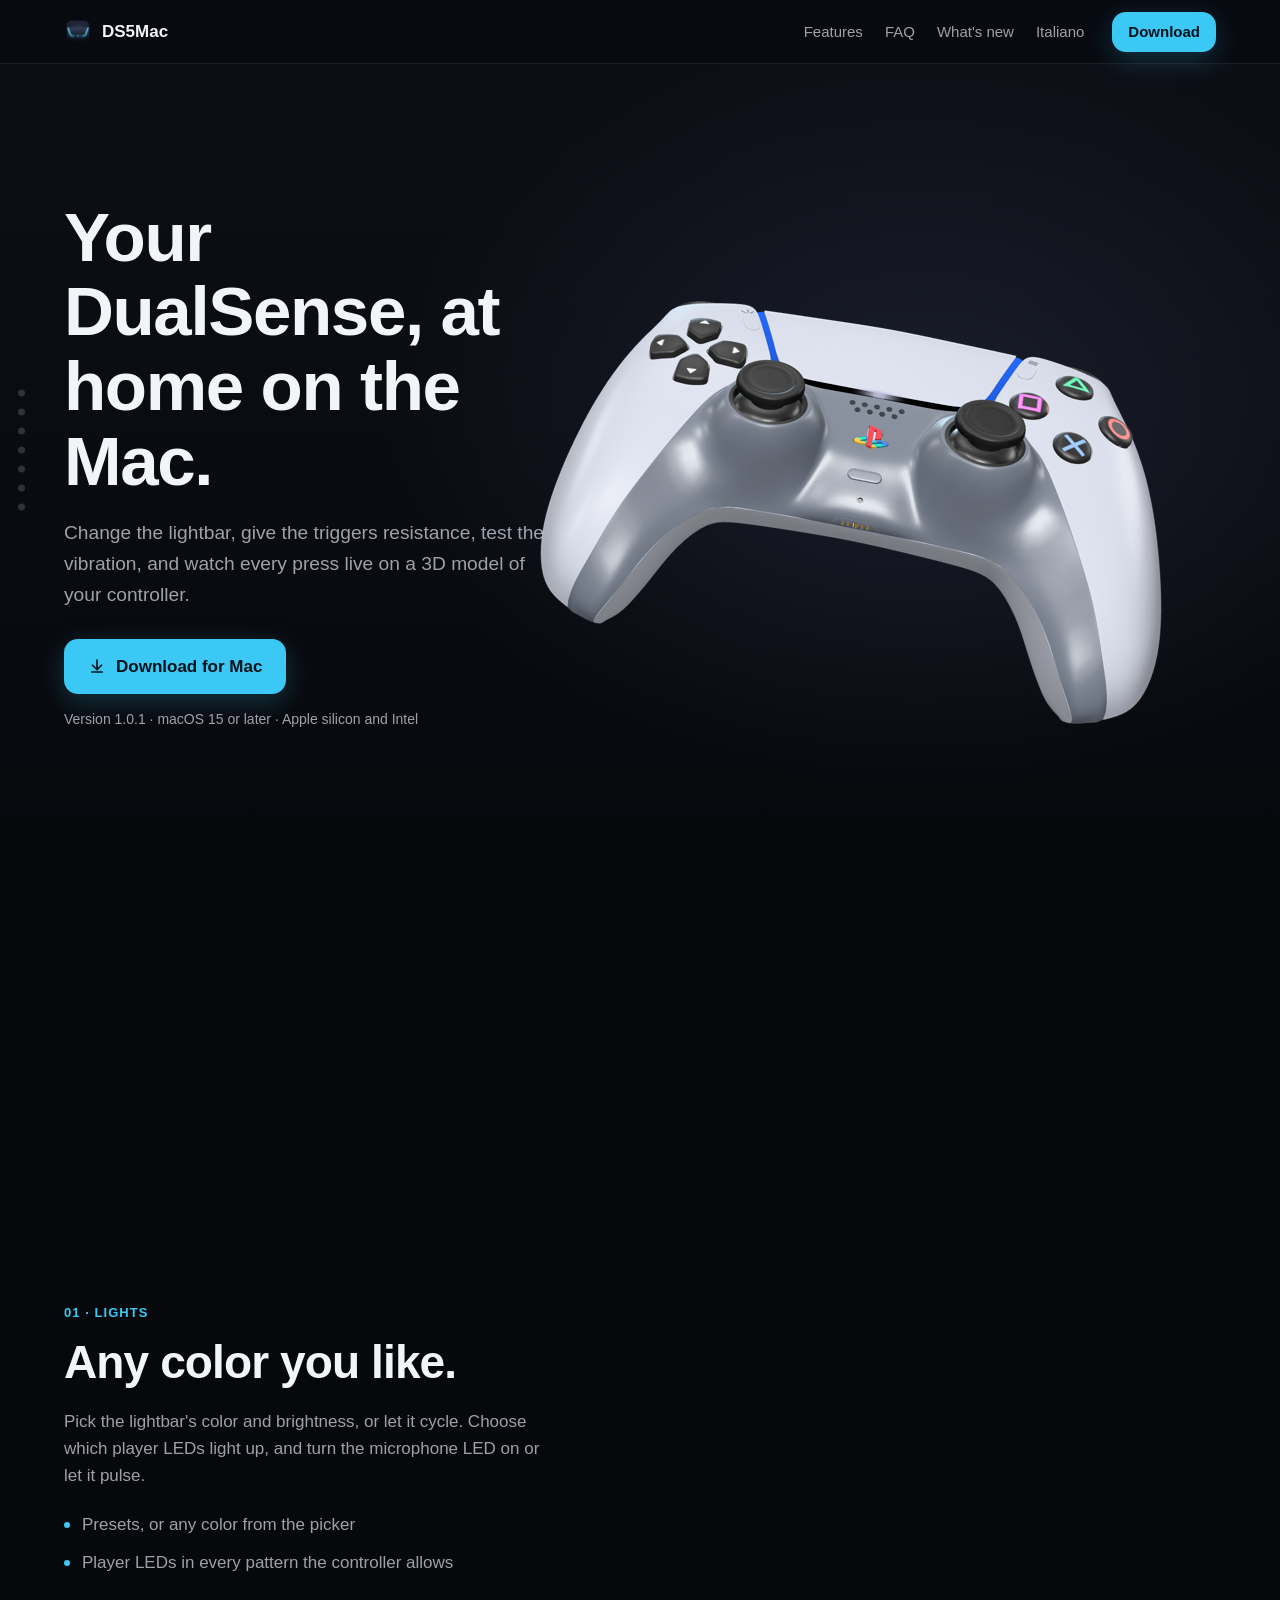
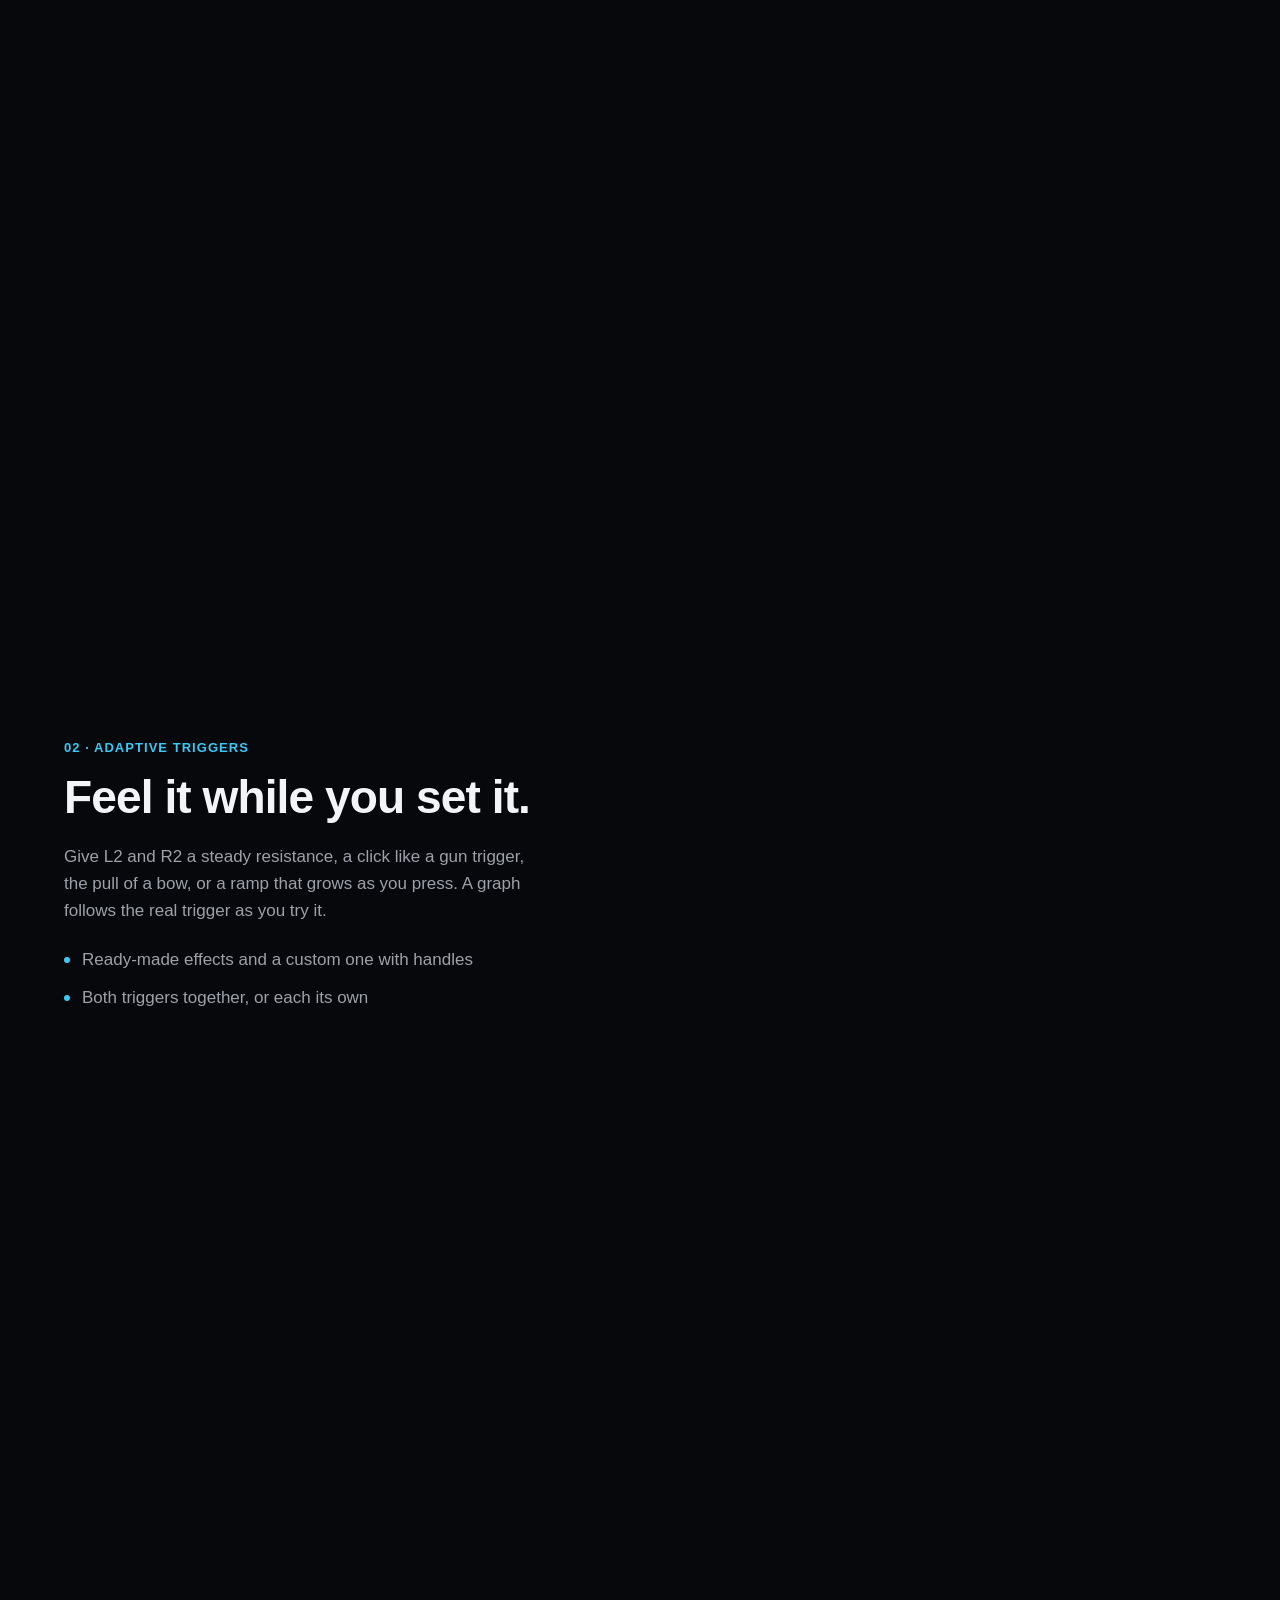
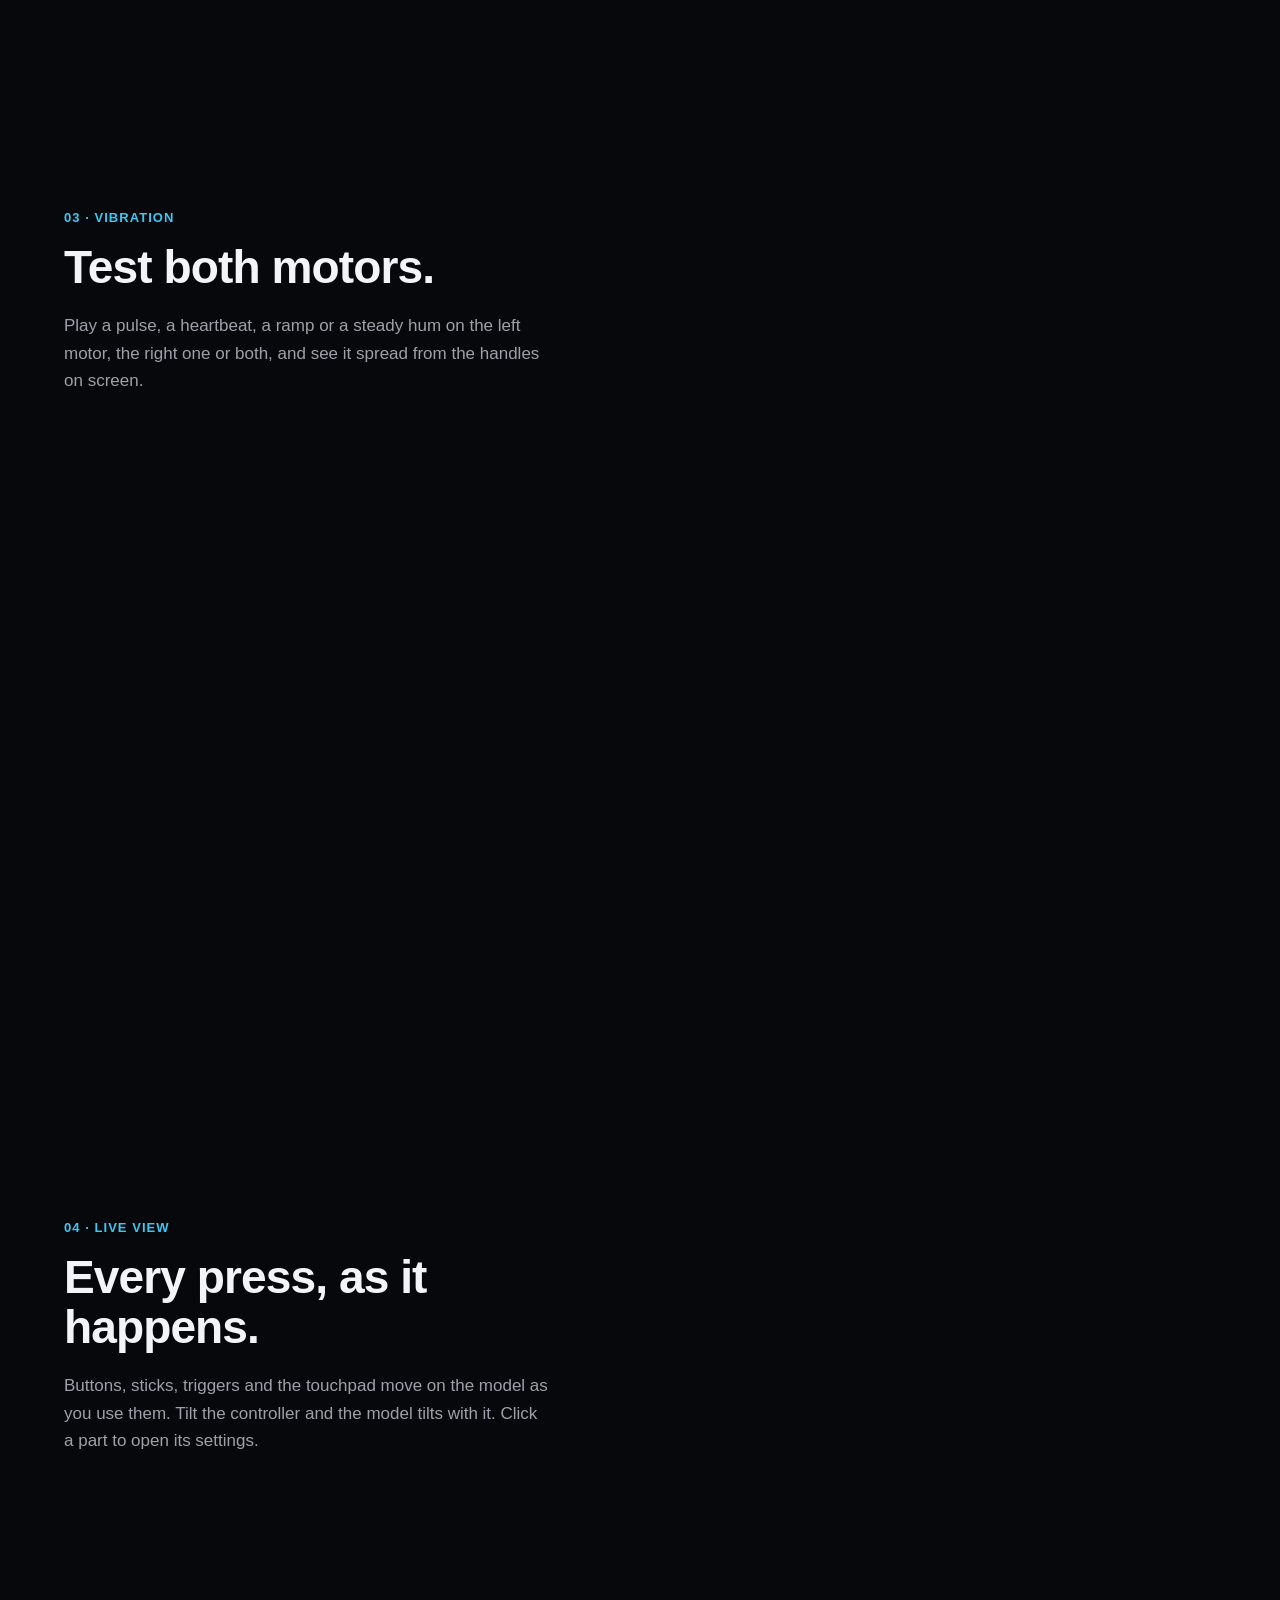
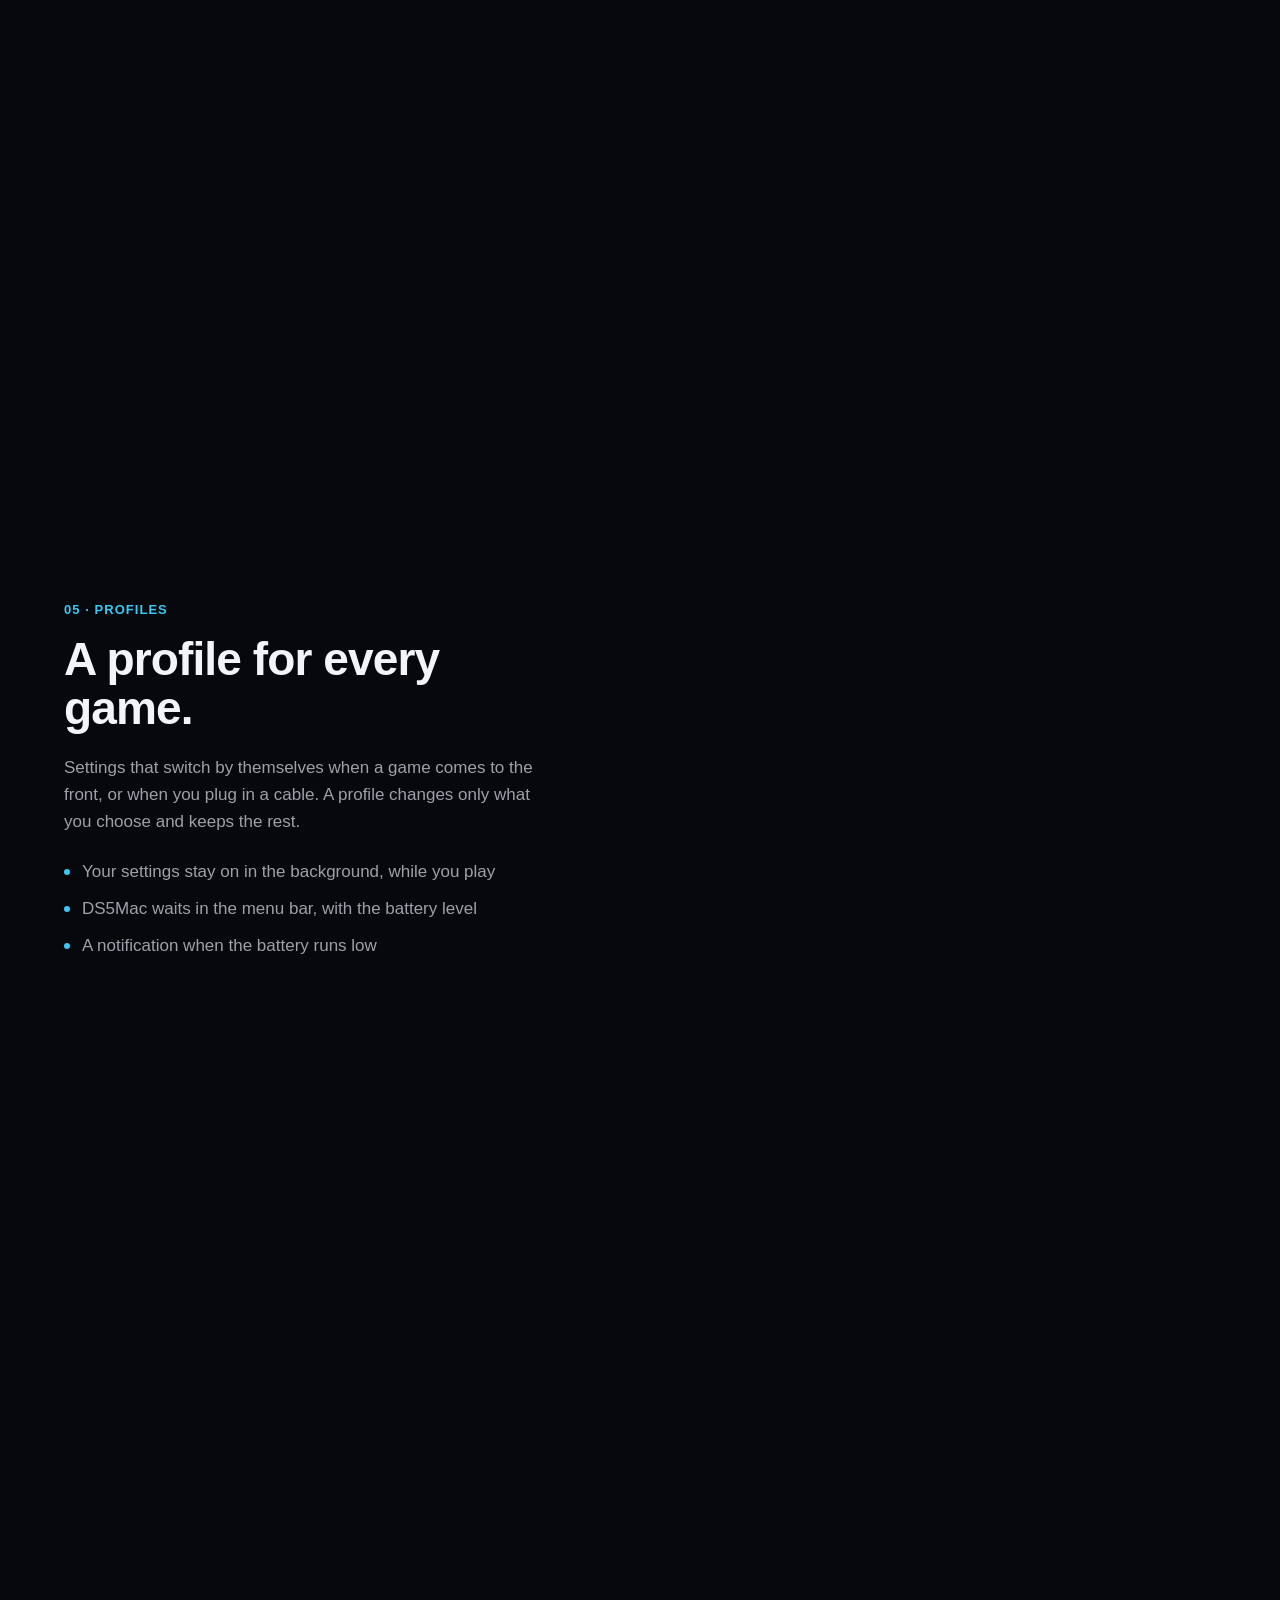
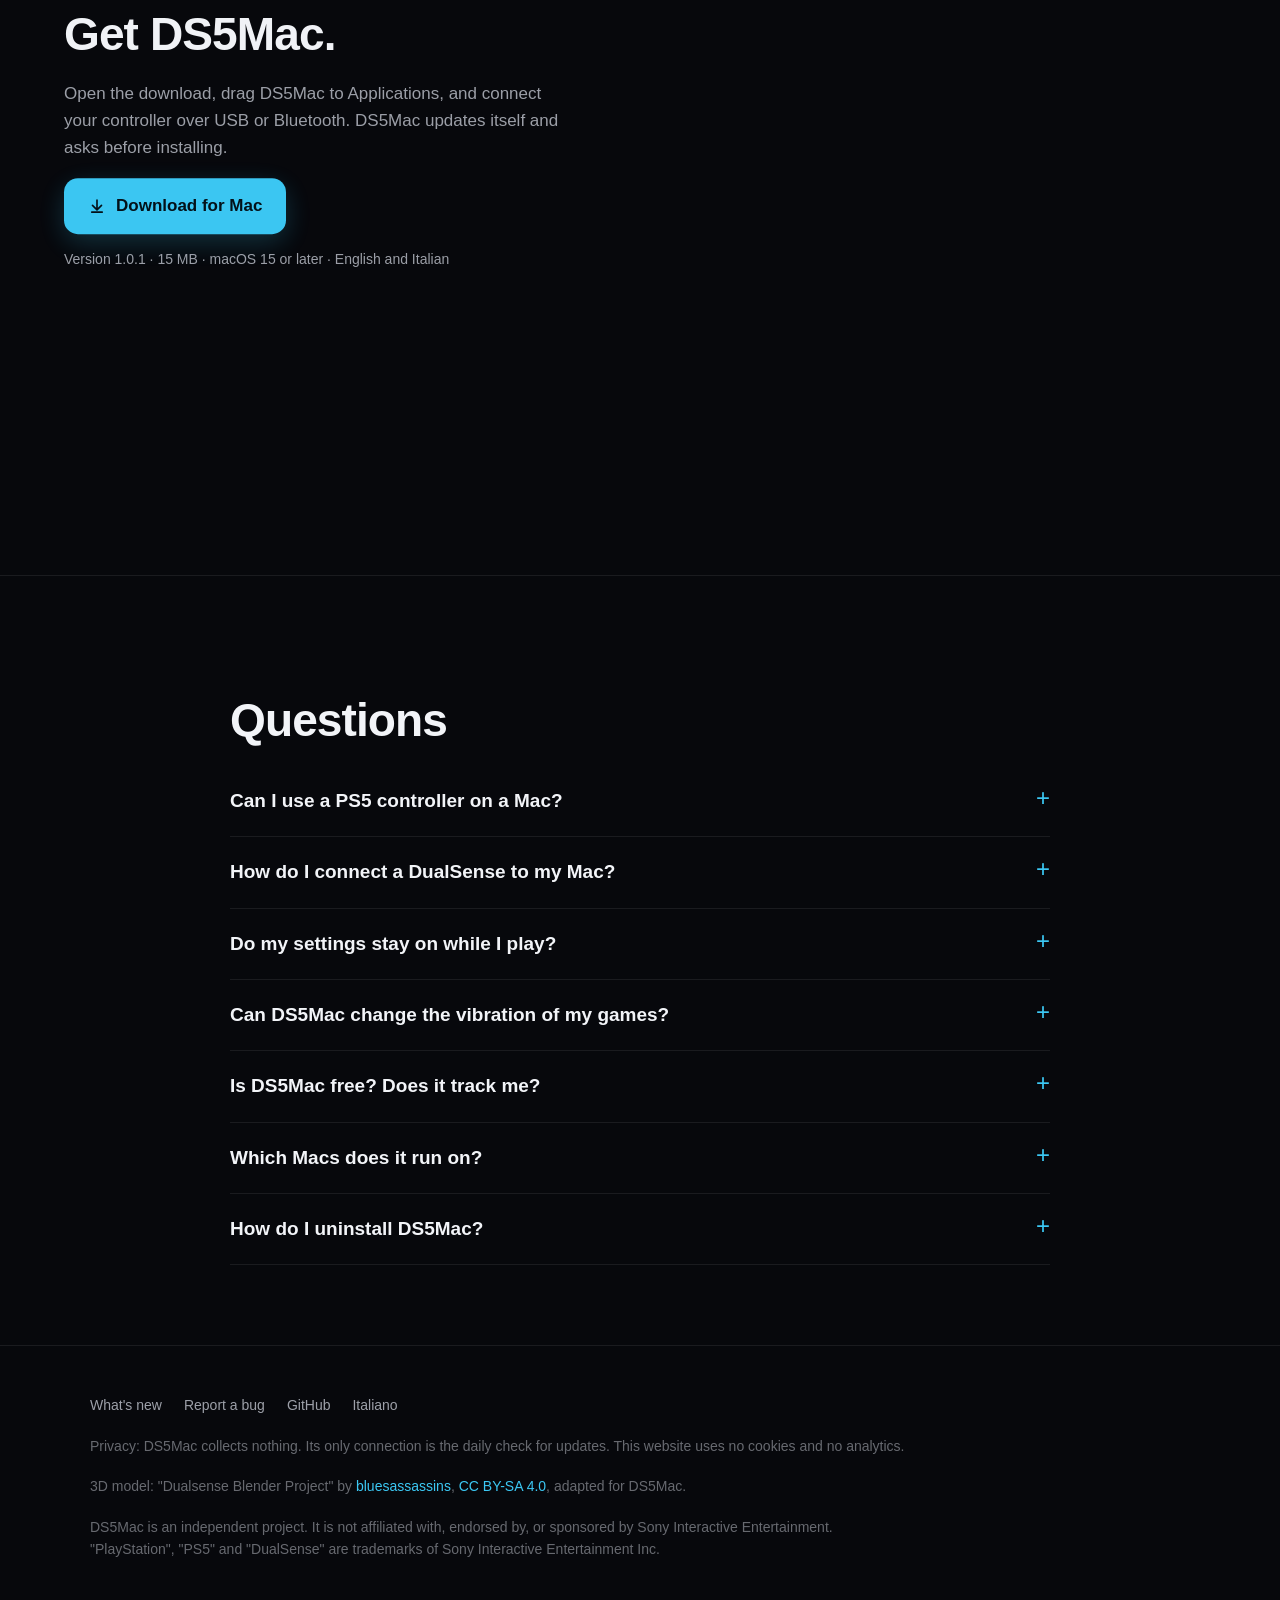
<file: index.html>
<!doctype html>
<html lang="en">
<head>
  <meta charset="utf-8">
  <meta name="viewport" content="width=device-width, initial-scale=1">
  <title>DS5Mac · The PS5 DualSense controller app for Mac</title>
  <meta name="description" content="DS5Mac is a free Mac app for the PS5 DualSense controller: change the lightbar color, set the adaptive triggers, test the vibration and see every button live in 3D. macOS 15 or later.">
  <link rel="canonical" href="https://imellag.github.io/DS5Mac/">
  <link rel="alternate" hreflang="en" href="https://imellag.github.io/DS5Mac/">
  <link rel="alternate" hreflang="it" href="https://imellag.github.io/DS5Mac/it/">
  <link rel="alternate" hreflang="x-default" href="https://imellag.github.io/DS5Mac/">
  <meta name="theme-color" content="#07080c">
  <link rel="icon" href="assets/icon.png">
  <link rel="apple-touch-icon" href="assets/icon.png">

  <meta property="og:type" content="website">
  <meta property="og:site_name" content="DS5Mac">
  <meta property="og:title" content="DS5Mac · The PS5 DualSense controller app for Mac">
  <meta property="og:description" content="Lightbar, adaptive triggers, vibration and a live 3D view of your controller. Free.">
  <meta property="og:url" content="https://imellag.github.io/DS5Mac/">
  <meta property="og:image" content="https://imellag.github.io/DS5Mac/assets/og.jpg">
  <meta property="og:image:width" content="1200">
  <meta property="og:image:height" content="630">
  <meta property="og:locale" content="en_US">
  <meta property="og:locale:alternate" content="it_IT">
  <meta name="twitter:card" content="summary_large_image">

  <link rel="stylesheet" href="assets/vendor/lenis/lenis.css">
  <link rel="stylesheet" href="assets/css/site.css">

  <script type="application/ld+json">
  {
    "@context": "https://schema.org",
    "@type": "SoftwareApplication",
    "name": "DS5Mac",
    "description": "A free Mac app for the PS5 DualSense controller: lightbar, player LEDs, adaptive triggers, vibration test, per-game profiles and a live 3D view.",
    "operatingSystem": "macOS 15.0 or later",
    "applicationCategory": "UtilitiesApplication",
    "softwareVersion": "1.0.1",
    "url": "https://imellag.github.io/DS5Mac/",
    "downloadUrl": "https://github.com/imellag/DS5Mac/releases/latest/download/DS5Mac.dmg",
    "image": "https://imellag.github.io/DS5Mac/assets/og.jpg",
    "screenshot": "https://imellag.github.io/DS5Mac/assets/home.jpg",
    "inLanguage": ["en", "it"],
    "offers": { "@type": "Offer", "price": "0", "priceCurrency": "USD" }
  }
  </script>
  <script type="application/ld+json">
  {
    "@context": "https://schema.org",
    "@type": "FAQPage",
    "mainEntity": [
      { "@type": "Question", "name": "Can I use a PS5 controller on a Mac?",
        "acceptedAnswer": { "@type": "Answer", "text": "Yes. macOS supports the DualSense over Bluetooth and USB, and games use it like any controller. What macOS does not offer is a way to change its lightbar, its adaptive triggers or its LEDs: that is what DS5Mac adds." } },
      { "@type": "Question", "name": "How do I connect a DualSense to my Mac?",
        "acceptedAnswer": { "@type": "Answer", "text": "Over Bluetooth: hold the PS and Create buttons until the lightbar flashes, then choose DualSense Wireless Controller in System Settings, Bluetooth. Over USB: plug in a USB-C cable." } },
      { "@type": "Question", "name": "Do my settings stay on while I play?",
        "acceptedAnswer": { "@type": "Answer", "text": "Yes. DS5Mac keeps applying them in the background, with the game in front. A game that sets the lights or the triggers itself wins while it does." } },
      { "@type": "Question", "name": "Can DS5Mac change the vibration of my games?",
        "acceptedAnswer": { "@type": "Answer", "text": "No. macOS does not let another app change what a game sends to the motors. DS5Mac tests both motors and sets the strength of its own effects." } },
      { "@type": "Question", "name": "Is DS5Mac free? Does it track me?",
        "acceptedAnswer": { "@type": "Answer", "text": "It is free, with no account, no ads and no analytics. Its only connection is a daily check for updates, which sends no personal data." } },
      { "@type": "Question", "name": "Which Macs does it run on?",
        "acceptedAnswer": { "@type": "Answer", "text": "macOS 15 Sequoia or later, on Macs with Apple silicon or Intel." } },
      { "@type": "Question", "name": "How do I uninstall DS5Mac?",
        "acceptedAnswer": { "@type": "Answer", "text": "Quit it from its menu bar panel and move it from Applications to the Trash. Its settings are in the folder Library/Containers/com.imellag.DS5Mac in your home folder." } }
    ]
  }
  </script>

  <script type="importmap">
  { "imports": {
      "three": "./assets/vendor/three/build/three.module.min.js",
      "three/addons/": "./assets/vendor/three/addons/"
  } }
  </script>
  <script src="assets/vendor/gsap/gsap.min.js" defer></script>
  <script src="assets/vendor/gsap/ScrollTrigger.min.js" defer></script>
  <script src="assets/vendor/lenis/lenis.min.js" defer></script>
  <script type="module" src="assets/js/main.js"></script>
</head>
<body>
<a class="skip" href="#download">Skip to download</a>

<nav class="nav" aria-label="Main">
  <a class="brand" href="#top"><img src="assets/icon.png" alt="" width="28" height="28">DS5Mac</a>
  <div class="links">
    <a href="#lights">Features</a>
    <a href="#faq">FAQ</a>
    <a href="changelog/">What's new</a>
    <a class="lang" href="it/" hreflang="it" lang="it">Italiano</a>
  </div>
  <a class="button" href="#download">Download</a>
</nav>

<canvas id="stage" aria-hidden="true"></canvas>
<img class="poster" src="assets/poster.png" alt="" aria-hidden="true">

<nav class="progress" aria-label="Chapters">
  <a href="#top"><span>Top</span></a>
  <a href="#lights"><span>Lights</span></a>
  <a href="#triggers"><span>Adaptive triggers</span></a>
  <a href="#vibration"><span>Vibration</span></a>
  <a href="#live"><span>Live view</span></a>
  <a href="#profiles"><span>Profiles</span></a>
  <a href="#download"><span>Download</span></a>
</nav>

<main id="top">
  <section class="hero" data-pose="hero" id="hero">
    <div class="copy">
      <h1 class="reveal">Your DualSense, at home on the Mac.</h1>
      <p class="lead reveal">Change the lightbar, give the triggers resistance, test the vibration, and watch every press live on a 3D model of your controller.</p>
      <div class="reveal">
        <a class="button" href="https://github.com/imellag/DS5Mac/releases/latest/download/DS5Mac.dmg">
          <svg viewBox="0 0 24 24" fill="none" stroke="currentColor" stroke-width="2.2" stroke-linecap="round" stroke-linejoin="round" aria-hidden="true"><path d="M12 4v12M6 11l6 6 6-6M5 20h14"/></svg>
          Download for Mac
        </a>
        <p class="meta">Version 1.0.1 · macOS 15 or later · Apple silicon and Intel</p>
      </div>
    </div>
  </section>

  <div class="story">
  <div class="story-track">
  <section class="chapter" id="lights" data-pose="lights" data-effect="lights">
    <div class="copy">
      <span class="eyebrow reveal">01 · Lights</span>
      <h2 class="reveal">Any color you like.</h2>
      <p class="reveal">Pick the lightbar's color and brightness, or let it cycle. Choose which player LEDs light up, and turn the microphone LED on or let it pulse.</p>
      <ul class="points reveal">
        <li>Presets, or any color from the picker</li>
        <li>Player LEDs in every pattern the controller allows</li>
      </ul>
    </div>
  </section>

  <section class="chapter" id="triggers" data-pose="triggers" data-effect="triggers">
    <div class="copy">
      <span class="eyebrow reveal">02 · Adaptive triggers</span>
      <h2 class="reveal">Feel it while you set it.</h2>
      <p class="reveal">Give L2 and R2 a steady resistance, a click like a gun trigger, the pull of a bow, or a ramp that grows as you press. A graph follows the real trigger as you try it.</p>
      <ul class="points reveal">
        <li>Ready-made effects and a custom one with handles</li>
        <li>Both triggers together, or each its own</li>
      </ul>
    </div>
  </section>

  <section class="chapter" id="vibration" data-pose="vibration" data-effect="vibration">
    <div class="copy">
      <span class="eyebrow reveal">03 · Vibration</span>
      <h2 class="reveal">Test both motors.</h2>
      <p class="reveal">Play a pulse, a heartbeat, a ramp or a steady hum on the left motor, the right one or both, and see it spread from the handles on screen.</p>
    </div>
  </section>

  <section class="chapter" id="live" data-pose="home" data-effect="live">
    <div class="copy">
      <span class="eyebrow reveal">04 · Live view</span>
      <h2 class="reveal">Every press, as it happens.</h2>
      <p class="reveal">Buttons, sticks, triggers and the touchpad move on the model as you use them. Tilt the controller and the model tilts with it. Click a part to open its settings.</p>
    </div>
  </section>

  <section class="chapter" id="profiles" data-pose="profiles" data-effect="turn">
    <div class="copy">
      <span class="eyebrow reveal">05 · Profiles</span>
      <h2 class="reveal">A profile for every game.</h2>
      <p class="reveal">Settings that switch by themselves when a game comes to the front, or when you plug in a cable. A profile changes only what you choose and keeps the rest.</p>
      <ul class="points reveal">
        <li>Your settings stay on in the background, while you play</li>
        <li>DS5Mac waits in the menu bar, with the battery level</li>
        <li>A notification when the battery runs low</li>
      </ul>
    </div>
  </section>

  </div>
  <div class="story-dots" aria-hidden="true"><span></span><span></span><span></span><span></span><span></span></div>
  </div>

  <section class="download" id="download" data-pose="home">
    <div class="copy">
      <h2 class="reveal">Get DS5Mac.</h2>
      <p class="reveal">Open the download, drag DS5Mac to Applications, and connect your controller over USB or Bluetooth. DS5Mac updates itself and asks before installing.</p>
      <div class="reveal">
        <a class="button" href="https://github.com/imellag/DS5Mac/releases/latest/download/DS5Mac.dmg">
          <svg viewBox="0 0 24 24" fill="none" stroke="currentColor" stroke-width="2.2" stroke-linecap="round" stroke-linejoin="round" aria-hidden="true"><path d="M12 4v12M6 11l6 6 6-6M5 20h14"/></svg>
          Download for Mac
        </a>
        <p class="meta">Version 1.0.1 · 15 MB · macOS 15 or later · English and Italian</p>
      </div>
    </div>
  </section>

  <section class="faq" id="faq">
    <div class="faq-inner">
      <h2>Questions</h2>
      <details><summary>Can I use a PS5 controller on a Mac?</summary>
        <p>Yes. macOS supports the DualSense over Bluetooth and USB, and games use it like any controller. What macOS does not offer is a way to change its lightbar, its adaptive triggers or its LEDs: that is what DS5Mac adds.</p></details>
      <details><summary>How do I connect a DualSense to my Mac?</summary>
        <p>Over Bluetooth: hold the PS and Create buttons until the lightbar flashes, then choose DualSense Wireless Controller in System Settings › Bluetooth. Over USB: plug in a USB-C cable.</p></details>
      <details><summary>Do my settings stay on while I play?</summary>
        <p>Yes. DS5Mac keeps applying them in the background, with the game in front. A game that sets the lights or the triggers itself wins while it does.</p></details>
      <details><summary>Can DS5Mac change the vibration of my games?</summary>
        <p>No. macOS does not let another app change what a game sends to the motors. DS5Mac tests both motors and sets the strength of its own effects.</p></details>
      <details><summary>Is DS5Mac free? Does it track me?</summary>
        <p>It is free, with no account, no ads and no analytics. Its only connection is a daily check for updates, which sends no personal data.</p></details>
      <details><summary>Which Macs does it run on?</summary>
        <p>macOS 15 Sequoia or later, on Macs with Apple silicon or Intel.</p></details>
      <details><summary>How do I uninstall DS5Mac?</summary>
        <p>Quit it from its menu bar panel and move it from Applications to the Trash. Its settings are in the folder Library/Containers/com.imellag.DS5Mac in your home folder.</p></details>
    </div>
  </section>
</main>

<footer>
  <div class="footer-inner">
    <div class="links">
      <a href="changelog/">What's new</a>
      <a href="https://github.com/imellag/DS5Mac/issues/new/choose">Report a bug</a>
      <a href="https://github.com/imellag/DS5Mac">GitHub</a>
      <a href="it/" hreflang="it" lang="it">Italiano</a>
    </div>
    <p>Privacy: DS5Mac collects nothing. Its only connection is the daily check for updates. This website uses no cookies and no analytics.</p>
    <p>3D model: "Dualsense Blender Project" by <a href="https://bluesassassins.gumroad.com/l/ggxgbo">bluesassassins</a>, <a href="https://creativecommons.org/licenses/by-sa/4.0/">CC BY-SA 4.0</a>, adapted for DS5Mac.</p>
    <p>DS5Mac is an independent project. It is not affiliated with, endorsed by, or sponsored by Sony Interactive Entertainment. "PlayStation", "PS5" and "DualSense" are trademarks of Sony Interactive Entertainment Inc.</p>
  </div>
</footer>
</body>
</html>
</file>
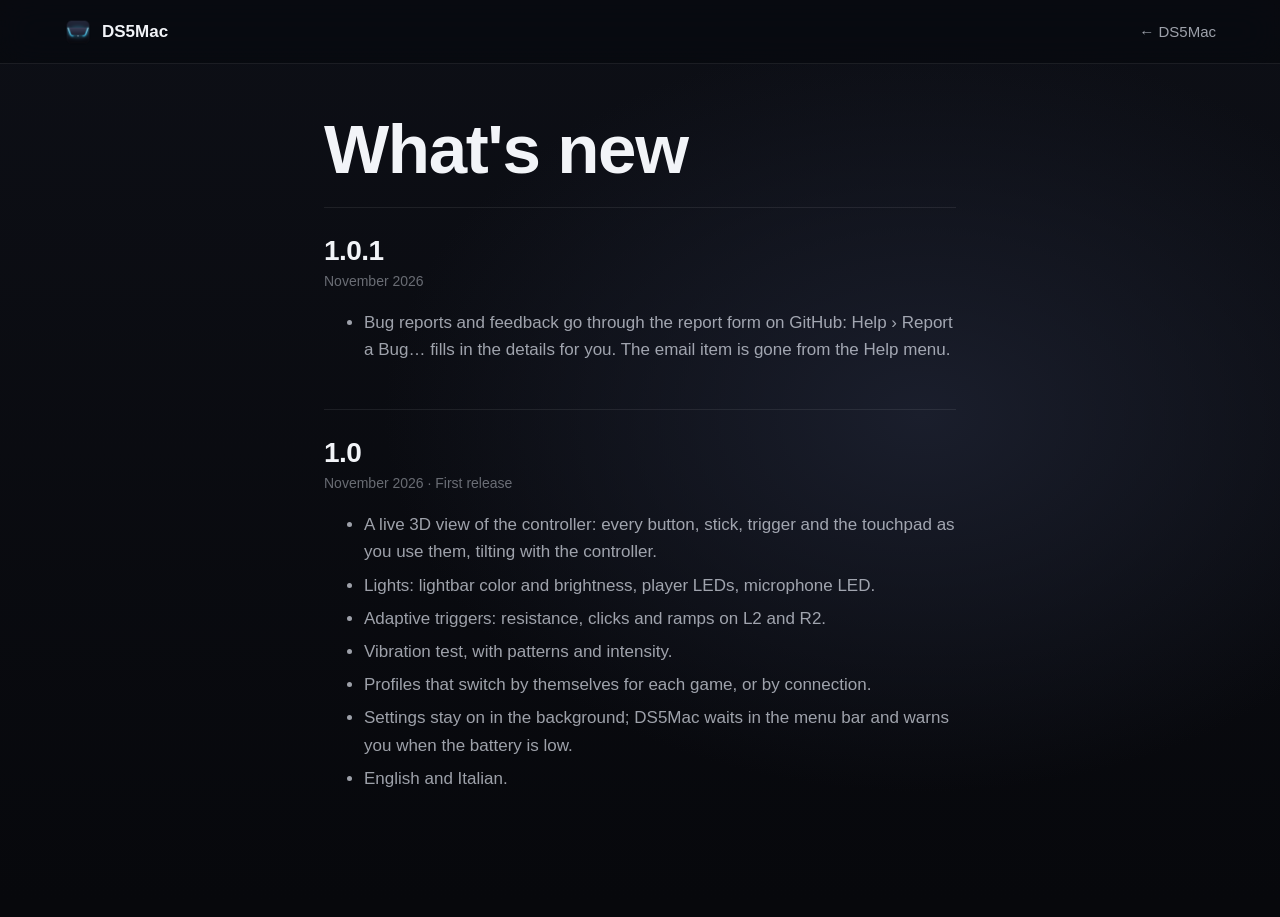
<file: changelog/index.html>
<!doctype html>
<!-- What's new, for people (the app's Help menu opens it). Each version's
     notes are also in appcast.xml, where Sparkle shows them. -->
<html lang="en">
<head>
  <meta charset="utf-8">
  <meta name="viewport" content="width=device-width, initial-scale=1">
  <title>DS5Mac · What's new</title>
  <meta name="description" content="What's new in each version of DS5Mac, the PS5 DualSense controller app for Mac.">
  <link rel="canonical" href="https://imellag.github.io/DS5Mac/changelog/">
  <link rel="alternate" hreflang="en" href="https://imellag.github.io/DS5Mac/changelog/">
  <link rel="alternate" hreflang="it" href="https://imellag.github.io/DS5Mac/it/changelog/">
  <meta name="theme-color" content="#07080c">
  <link rel="icon" href="../assets/icon.png">
  <link rel="stylesheet" href="../assets/css/site.css">
  <style>
    main { max-width: 760px; margin: 0 auto; padding: calc(var(--nav) + 48px) var(--gutter) 80px; }
    section { border-top: 1px solid var(--stroke); padding: 28px 0; }
    h2 { font-size: 28px; margin-bottom: 4px; }
    .date { color: var(--text-tertiary); font-size: 14px; margin: 0 0 14px; }
    li { color: var(--text-secondary); margin: 6px 0; }
  </style>
</head>
<body>
<nav class="nav" aria-label="Main">
  <a class="brand" href="../"><img src="../assets/icon.png" alt="" width="28" height="28">DS5Mac</a>
  <div class="links"><a class="lang" href="../">← DS5Mac</a></div>
</nav>
<main>
  <h1>What's new</h1>
  <section id="1.0.1">
    <h2>1.0.1</h2>
    <p class="date">November 2026</p>
    <ul>
      <li>Bug reports and feedback go through the report form on GitHub: Help › Report a Bug… fills in the details for you. The email item is gone from the Help menu.</li>
    </ul>
  </section>
  <section id="1.0">
    <h2>1.0</h2>
    <p class="date">November 2026 · First release</p>
    <ul>
      <li>A live 3D view of the controller: every button, stick, trigger and the touchpad as you use them, tilting with the controller.</li>
      <li>Lights: lightbar color and brightness, player LEDs, microphone LED.</li>
      <li>Adaptive triggers: resistance, clicks and ramps on L2 and R2.</li>
      <li>Vibration test, with patterns and intensity.</li>
      <li>Profiles that switch by themselves for each game, or by connection.</li>
      <li>Settings stay on in the background; DS5Mac waits in the menu bar and warns you when the battery is low.</li>
      <li>English and Italian.</li>
    </ul>
  </section>
</main>
</body>
</html>
</file>
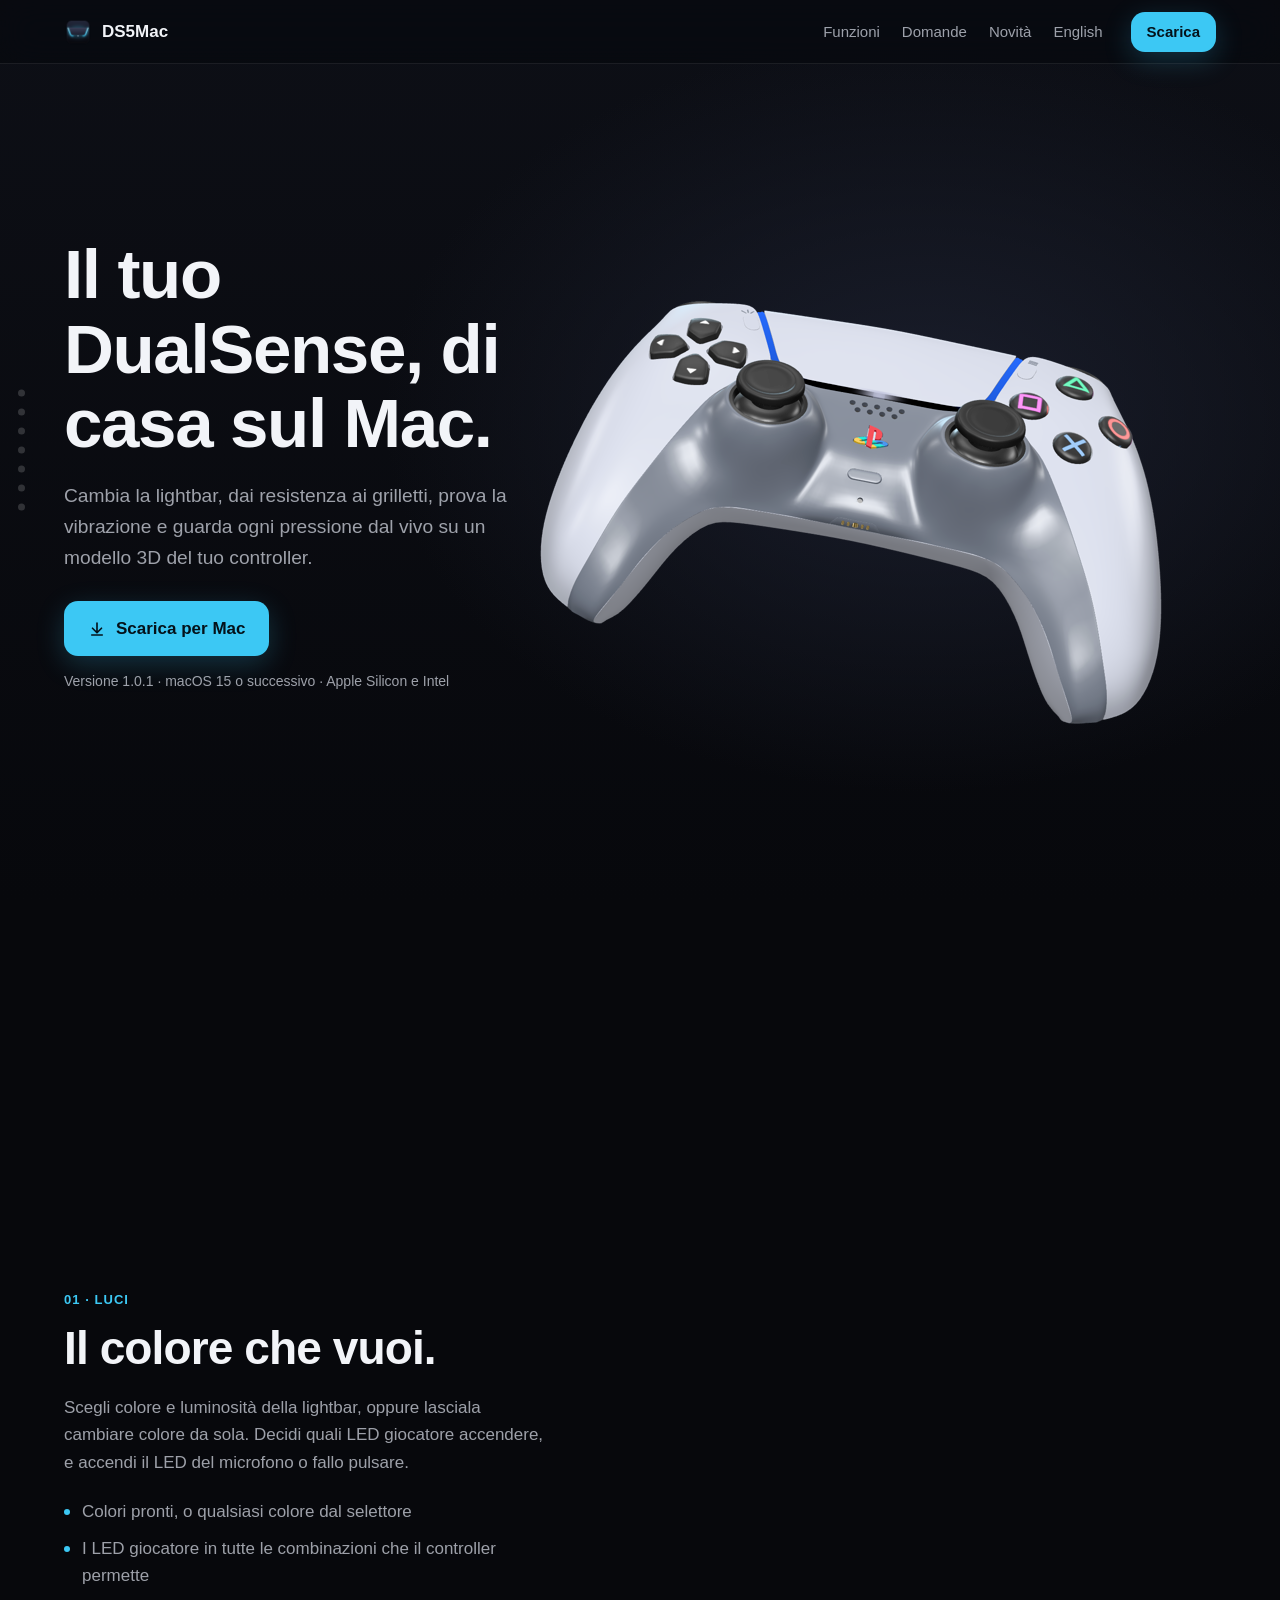
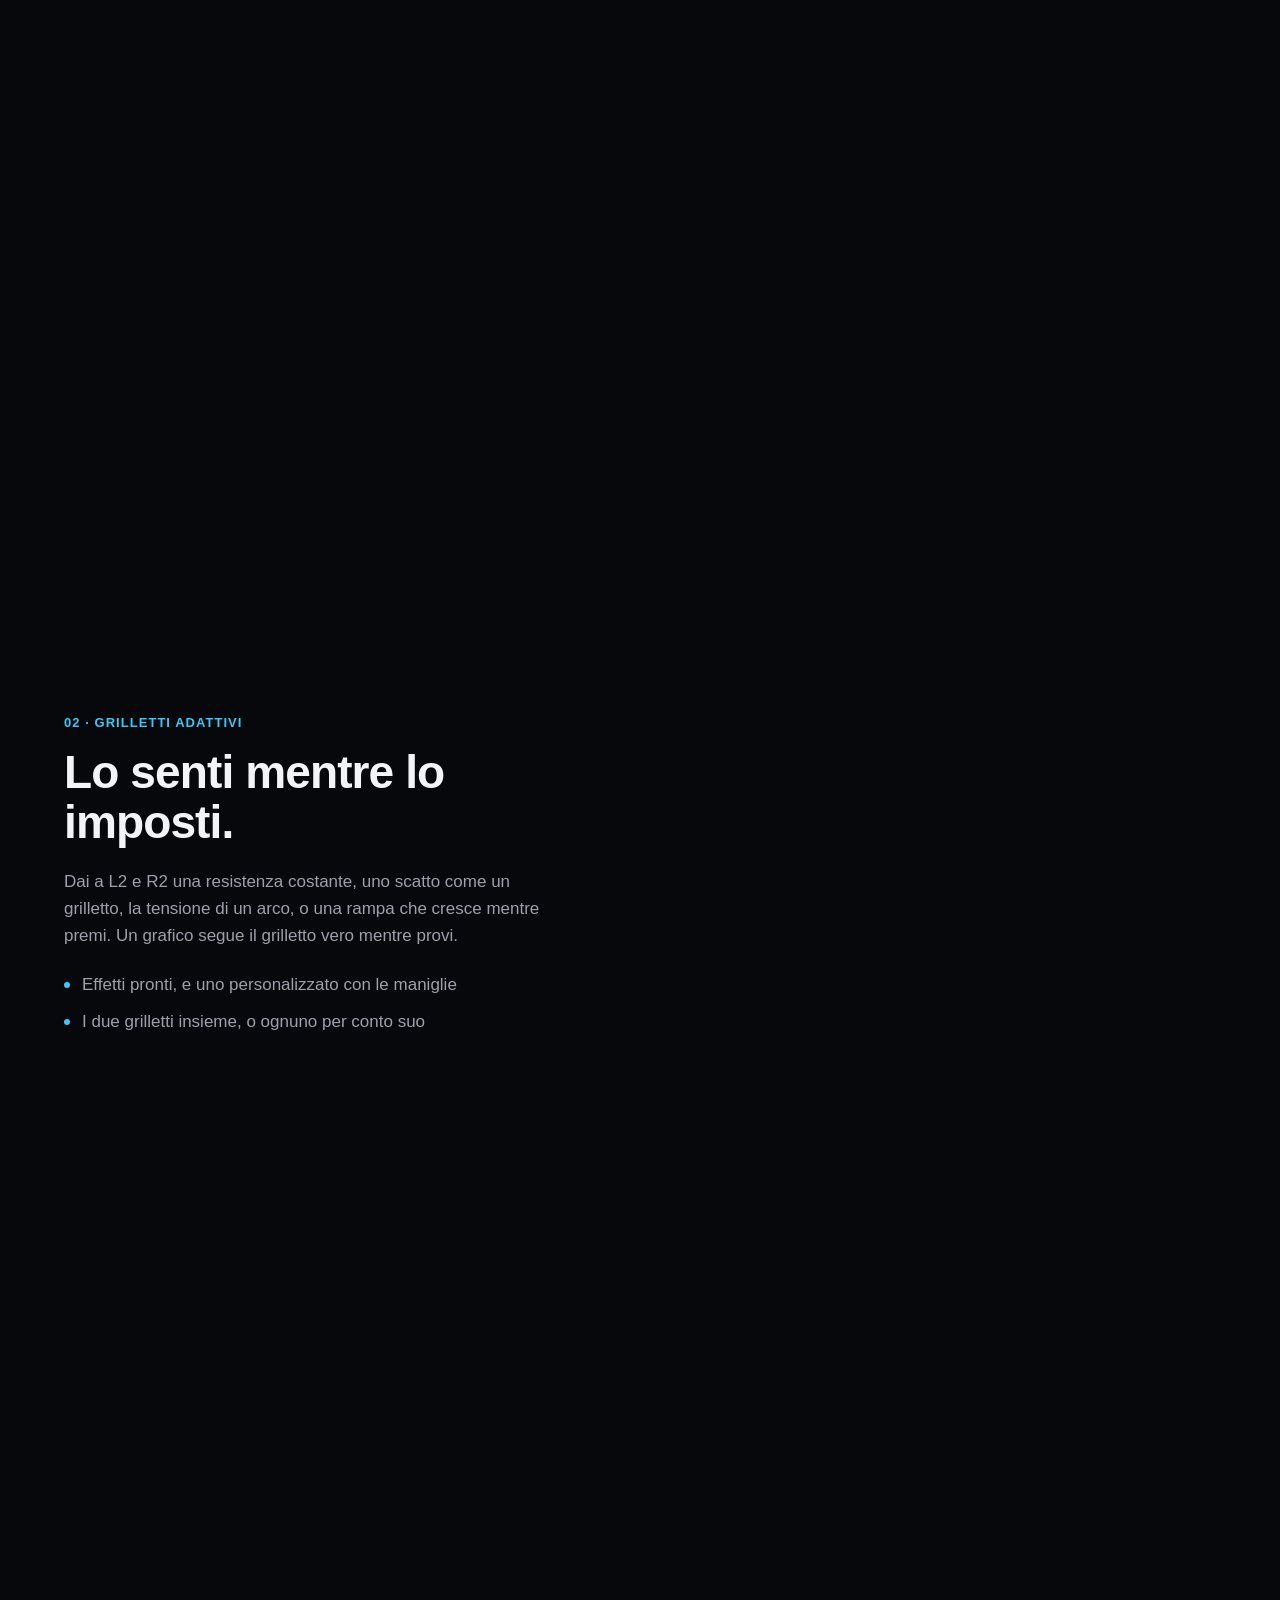
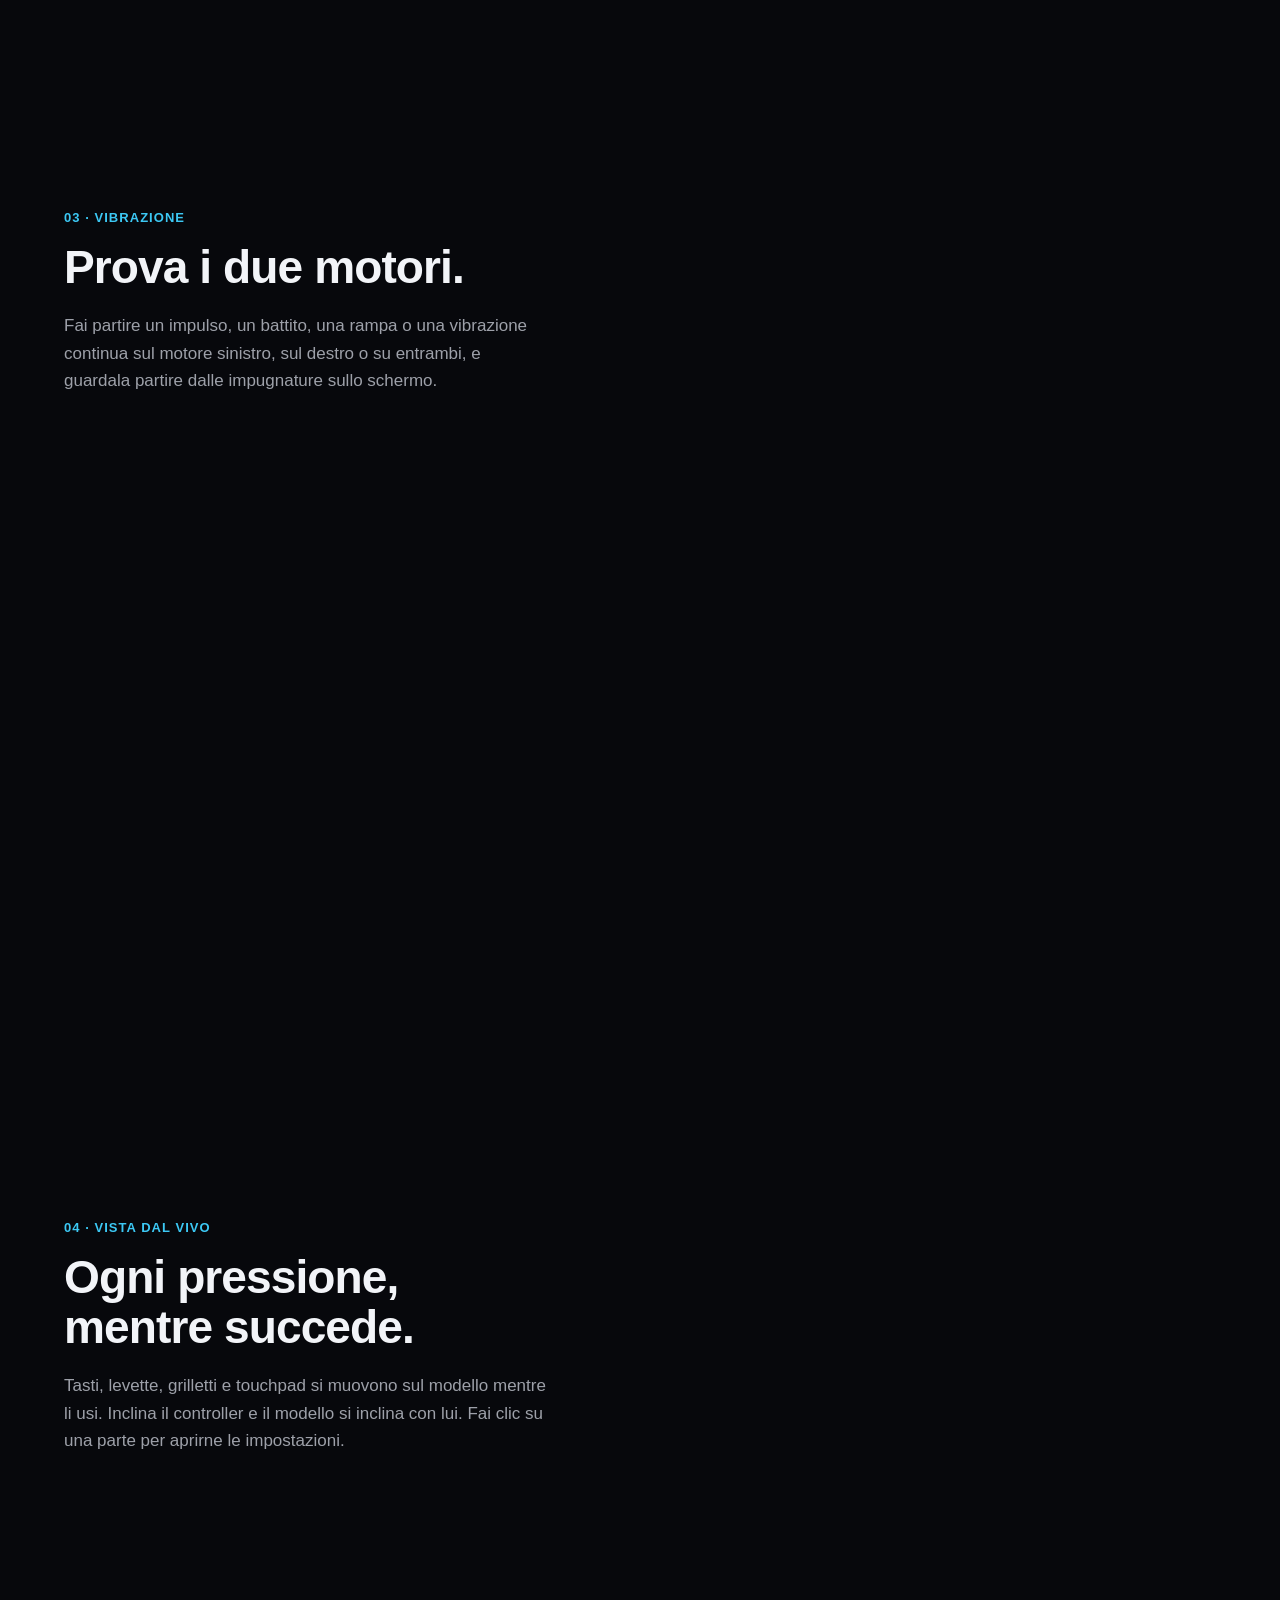
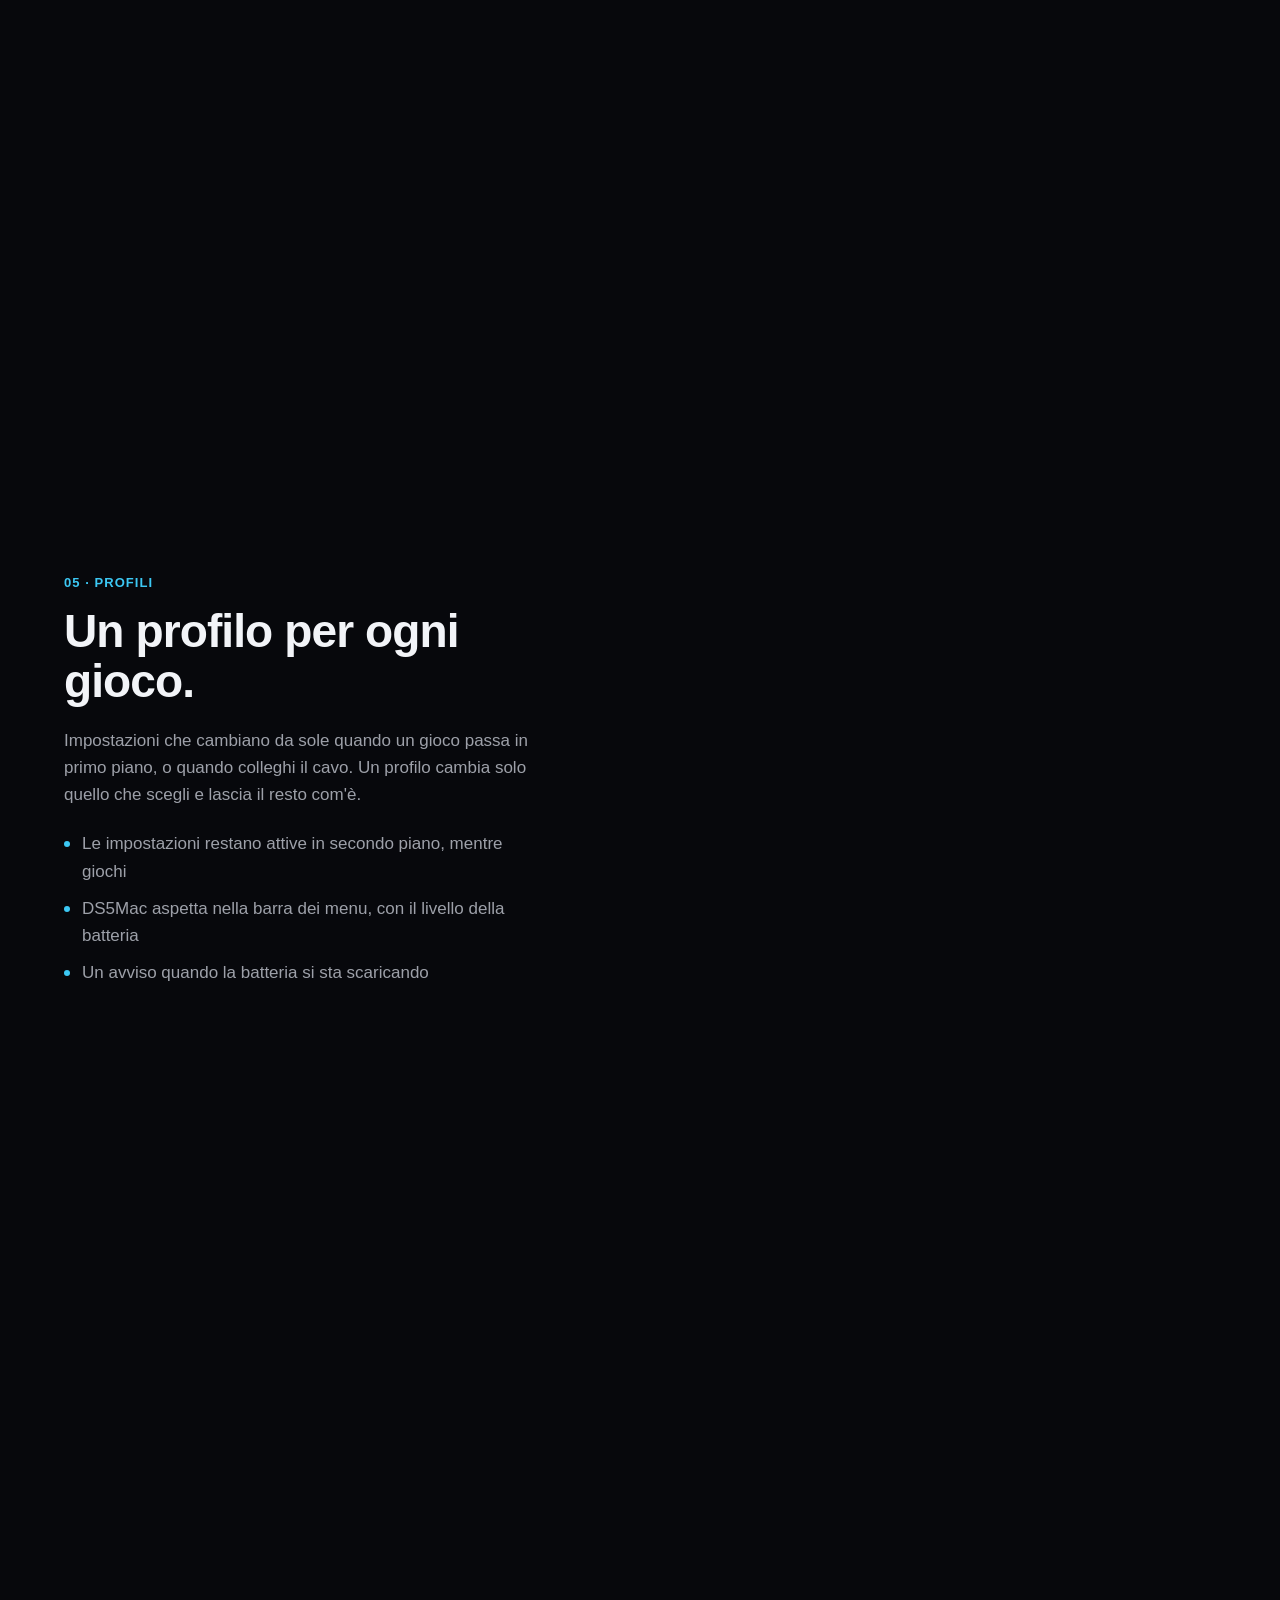
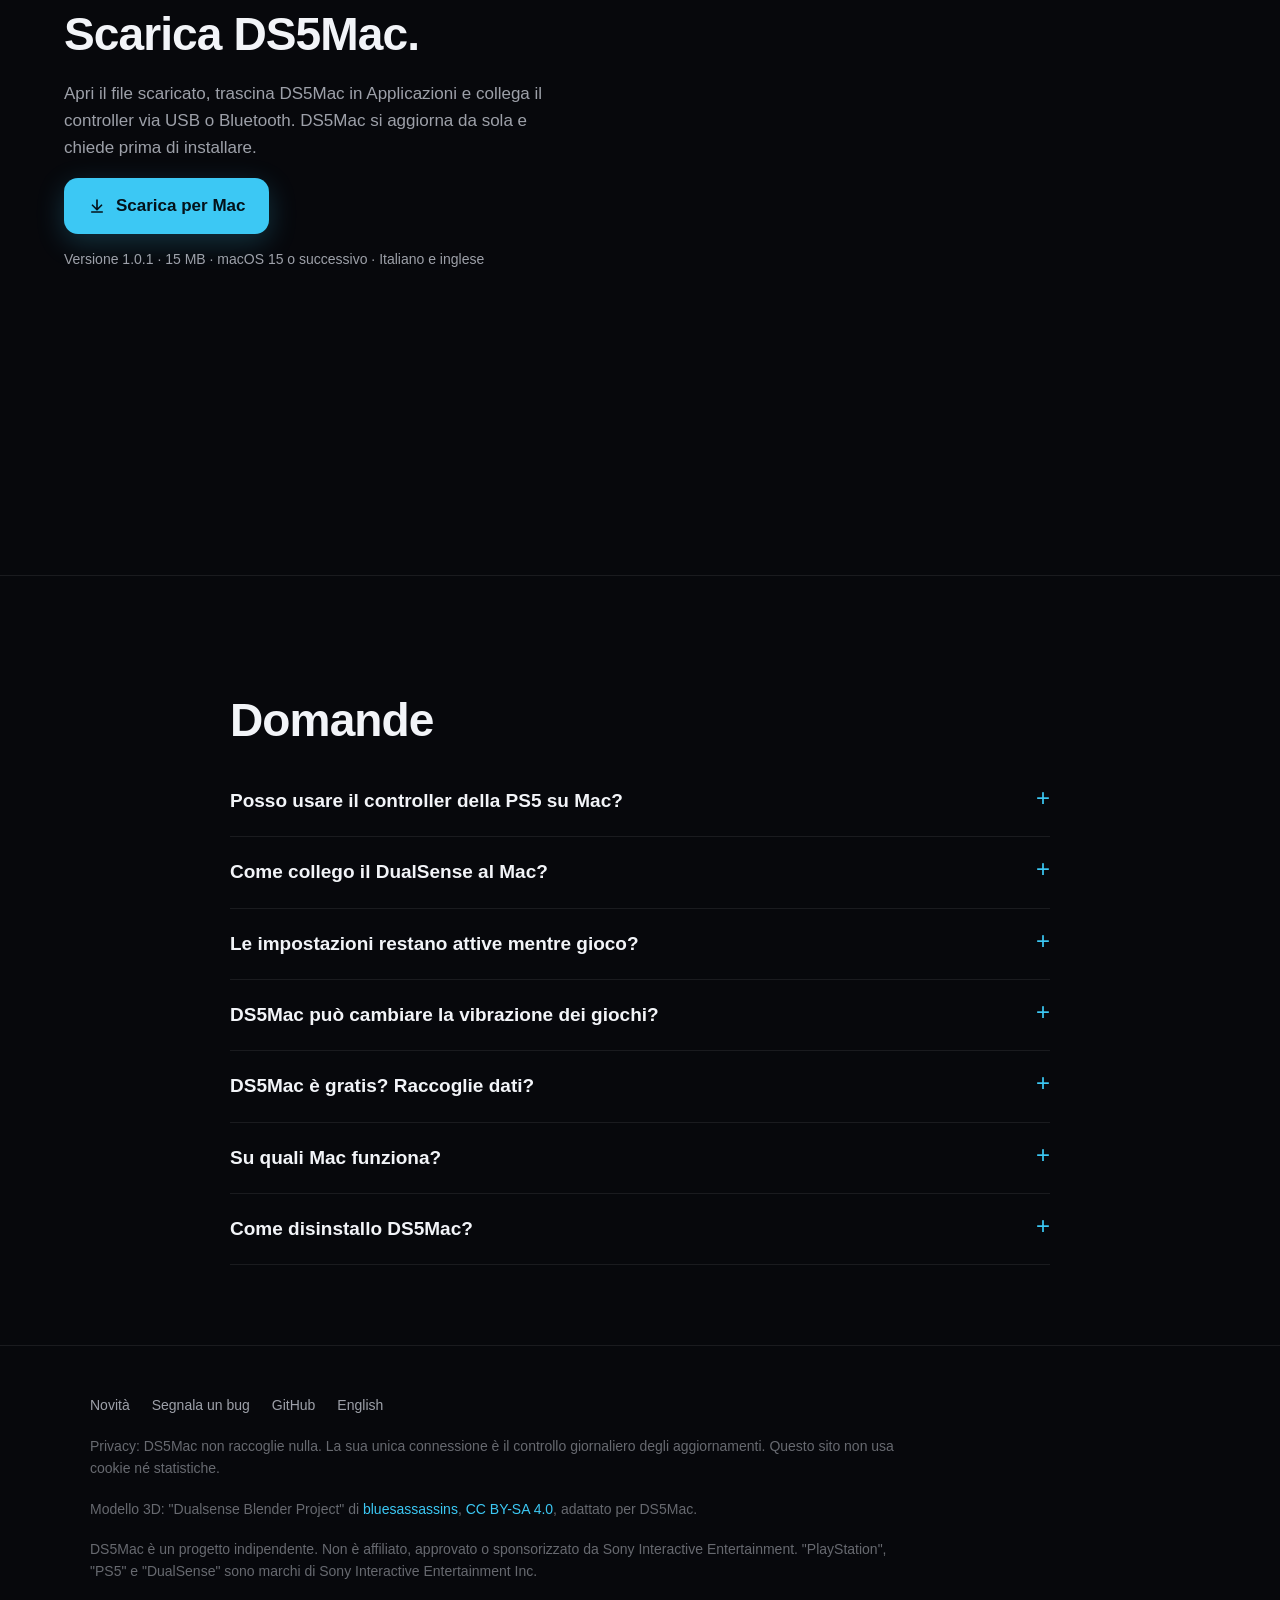
<file: it/index.html>
<!doctype html>
<html lang="it">
<head>
  <meta charset="utf-8">
  <meta name="viewport" content="width=device-width, initial-scale=1">
  <title>DS5Mac · L'app per il controller DualSense PS5 su Mac</title>
  <meta name="description" content="DS5Mac è un'app gratuita per Mac per il controller DualSense della PS5: cambia il colore della lightbar, imposta i grilletti adattivi, prova la vibrazione e guarda ogni tasto dal vivo in 3D. macOS 15 o successivo.">
  <link rel="canonical" href="https://imellag.github.io/DS5Mac/it/">
  <link rel="alternate" hreflang="en" href="https://imellag.github.io/DS5Mac/">
  <link rel="alternate" hreflang="it" href="https://imellag.github.io/DS5Mac/it/">
  <link rel="alternate" hreflang="x-default" href="https://imellag.github.io/DS5Mac/">
  <meta name="theme-color" content="#07080c">
  <link rel="icon" href="../assets/icon.png">
  <link rel="apple-touch-icon" href="../assets/icon.png">

  <meta property="og:type" content="website">
  <meta property="og:site_name" content="DS5Mac">
  <meta property="og:title" content="DS5Mac · L'app per il controller DualSense PS5 su Mac">
  <meta property="og:description" content="Lightbar, grilletti adattivi, vibrazione e il tuo controller dal vivo in 3D. Gratis.">
  <meta property="og:url" content="https://imellag.github.io/DS5Mac/it/">
  <meta property="og:image" content="https://imellag.github.io/DS5Mac/assets/og.jpg">
  <meta property="og:image:width" content="1200">
  <meta property="og:image:height" content="630">
  <meta property="og:locale" content="it_IT">
  <meta property="og:locale:alternate" content="en_US">
  <meta name="twitter:card" content="summary_large_image">

  <link rel="stylesheet" href="../assets/vendor/lenis/lenis.css">
  <link rel="stylesheet" href="../assets/css/site.css">

  <script type="application/ld+json">
  {
    "@context": "https://schema.org",
    "@type": "SoftwareApplication",
    "name": "DS5Mac",
    "description": "Un'app gratuita per Mac per il controller DualSense della PS5: lightbar, LED giocatore, grilletti adattivi, prova della vibrazione, profili per gioco e una vista 3D dal vivo.",
    "operatingSystem": "macOS 15.0 o successivo",
    "applicationCategory": "UtilitiesApplication",
    "softwareVersion": "1.0.1",
    "url": "https://imellag.github.io/DS5Mac/it/",
    "downloadUrl": "https://github.com/imellag/DS5Mac/releases/latest/download/DS5Mac.dmg",
    "image": "https://imellag.github.io/DS5Mac/assets/og.jpg",
    "screenshot": "https://imellag.github.io/DS5Mac/assets/home.jpg",
    "inLanguage": ["it", "en"],
    "offers": { "@type": "Offer", "price": "0", "priceCurrency": "EUR" }
  }
  </script>
  <script type="application/ld+json">
  {
    "@context": "https://schema.org",
    "@type": "FAQPage",
    "mainEntity": [
      { "@type": "Question", "name": "Posso usare il controller della PS5 su Mac?",
        "acceptedAnswer": { "@type": "Answer", "text": "Sì. macOS supporta il DualSense via Bluetooth e USB, e i giochi lo usano come qualsiasi controller. Quello che macOS non offre è un modo per cambiarne la lightbar, i grilletti adattivi o i LED: è quello che aggiunge DS5Mac." } },
      { "@type": "Question", "name": "Come collego il DualSense al Mac?",
        "acceptedAnswer": { "@type": "Answer", "text": "Via Bluetooth: tieni premuti i tasti PS e Crea finché la lightbar lampeggia, poi scegli DualSense Wireless Controller in Impostazioni di Sistema, Bluetooth. Via USB: collega un cavo USB-C." } },
      { "@type": "Question", "name": "Le impostazioni restano attive mentre gioco?",
        "acceptedAnswer": { "@type": "Answer", "text": "Sì. DS5Mac continua ad applicarle in secondo piano, con il gioco davanti. Se un gioco imposta da sé le luci o i grilletti, vale la sua impostazione finché la usa." } },
      { "@type": "Question", "name": "DS5Mac può cambiare la vibrazione dei giochi?",
        "acceptedAnswer": { "@type": "Answer", "text": "No. macOS non permette a un'altra app di cambiare quello che un gioco manda ai motori. DS5Mac prova i due motori e regola la forza dei propri effetti." } },
      { "@type": "Question", "name": "DS5Mac è gratis? Raccoglie dati?",
        "acceptedAnswer": { "@type": "Answer", "text": "È gratis, senza account, senza pubblicità e senza statistiche. L'unica connessione è il controllo giornaliero degli aggiornamenti, che non invia dati personali." } },
      { "@type": "Question", "name": "Su quali Mac funziona?",
        "acceptedAnswer": { "@type": "Answer", "text": "macOS 15 Sequoia o successivo, su Mac con Apple Silicon o Intel." } },
      { "@type": "Question", "name": "Come disinstallo DS5Mac?",
        "acceptedAnswer": { "@type": "Answer", "text": "Chiudila dal suo pannello nella barra dei menu e sposta l'app da Applicazioni al Cestino. Le sue impostazioni sono nella cartella Libreria/Containers/com.imellag.DS5Mac della tua cartella Inizio." } }
    ]
  }
  </script>

  <script type="importmap">
  { "imports": {
      "three": "../assets/vendor/three/build/three.module.min.js",
      "three/addons/": "../assets/vendor/three/addons/"
  } }
  </script>
  <script src="../assets/vendor/gsap/gsap.min.js" defer></script>
  <script src="../assets/vendor/gsap/ScrollTrigger.min.js" defer></script>
  <script src="../assets/vendor/lenis/lenis.min.js" defer></script>
  <script type="module" src="../assets/js/main.js"></script>
</head>
<body>
<a class="skip" href="#download">Vai al download</a>

<nav class="nav" aria-label="Principale">
  <a class="brand" href="#top"><img src="../assets/icon.png" alt="" width="28" height="28">DS5Mac</a>
  <div class="links">
    <a href="#lights">Funzioni</a>
    <a href="#faq">Domande</a>
    <a href="changelog/">Novità</a>
    <a class="lang" href="../" hreflang="en" lang="en">English</a>
  </div>
  <a class="button" href="#download">Scarica</a>
</nav>

<canvas id="stage" aria-hidden="true"></canvas>
<img class="poster" src="../assets/poster.png" alt="" aria-hidden="true">

<nav class="progress" aria-label="Capitoli">
  <a href="#top"><span>Inizio</span></a>
  <a href="#lights"><span>Luci</span></a>
  <a href="#triggers"><span>Grilletti adattivi</span></a>
  <a href="#vibration"><span>Vibrazione</span></a>
  <a href="#live"><span>Vista dal vivo</span></a>
  <a href="#profiles"><span>Profili</span></a>
  <a href="#download"><span>Download</span></a>
</nav>

<main id="top">
  <section class="hero" data-pose="hero" id="hero">
    <div class="copy">
      <h1 class="reveal">Il tuo DualSense, di casa sul Mac.</h1>
      <p class="lead reveal">Cambia la lightbar, dai resistenza ai grilletti, prova la vibrazione e guarda ogni pressione dal vivo su un modello 3D del tuo controller.</p>
      <div class="reveal">
        <a class="button" href="https://github.com/imellag/DS5Mac/releases/latest/download/DS5Mac.dmg">
          <svg viewBox="0 0 24 24" fill="none" stroke="currentColor" stroke-width="2.2" stroke-linecap="round" stroke-linejoin="round" aria-hidden="true"><path d="M12 4v12M6 11l6 6 6-6M5 20h14"/></svg>
          Scarica per Mac
        </a>
        <p class="meta">Versione 1.0.1 · macOS 15 o successivo · Apple Silicon e Intel</p>
      </div>
    </div>
  </section>

  <div class="story">
  <div class="story-track">
  <section class="chapter" id="lights" data-pose="lights" data-effect="lights">
    <div class="copy">
      <span class="eyebrow reveal">01 · Luci</span>
      <h2 class="reveal">Il colore che vuoi.</h2>
      <p class="reveal">Scegli colore e luminosità della lightbar, oppure lasciala cambiare colore da sola. Decidi quali LED giocatore accendere, e accendi il LED del microfono o fallo pulsare.</p>
      <ul class="points reveal">
        <li>Colori pronti, o qualsiasi colore dal selettore</li>
        <li>I LED giocatore in tutte le combinazioni che il controller permette</li>
      </ul>
    </div>
  </section>

  <section class="chapter" id="triggers" data-pose="triggers" data-effect="triggers">
    <div class="copy">
      <span class="eyebrow reveal">02 · Grilletti adattivi</span>
      <h2 class="reveal">Lo senti mentre lo imposti.</h2>
      <p class="reveal">Dai a L2 e R2 una resistenza costante, uno scatto come un grilletto, la tensione di un arco, o una rampa che cresce mentre premi. Un grafico segue il grilletto vero mentre provi.</p>
      <ul class="points reveal">
        <li>Effetti pronti, e uno personalizzato con le maniglie</li>
        <li>I due grilletti insieme, o ognuno per conto suo</li>
      </ul>
    </div>
  </section>

  <section class="chapter" id="vibration" data-pose="vibration" data-effect="vibration">
    <div class="copy">
      <span class="eyebrow reveal">03 · Vibrazione</span>
      <h2 class="reveal">Prova i due motori.</h2>
      <p class="reveal">Fai partire un impulso, un battito, una rampa o una vibrazione continua sul motore sinistro, sul destro o su entrambi, e guardala partire dalle impugnature sullo schermo.</p>
    </div>
  </section>

  <section class="chapter" id="live" data-pose="home" data-effect="live">
    <div class="copy">
      <span class="eyebrow reveal">04 · Vista dal vivo</span>
      <h2 class="reveal">Ogni pressione, mentre succede.</h2>
      <p class="reveal">Tasti, levette, grilletti e touchpad si muovono sul modello mentre li usi. Inclina il controller e il modello si inclina con lui. Fai clic su una parte per aprirne le impostazioni.</p>
    </div>
  </section>

  <section class="chapter" id="profiles" data-pose="profiles" data-effect="turn">
    <div class="copy">
      <span class="eyebrow reveal">05 · Profili</span>
      <h2 class="reveal">Un profilo per ogni gioco.</h2>
      <p class="reveal">Impostazioni che cambiano da sole quando un gioco passa in primo piano, o quando colleghi il cavo. Un profilo cambia solo quello che scegli e lascia il resto com'è.</p>
      <ul class="points reveal">
        <li>Le impostazioni restano attive in secondo piano, mentre giochi</li>
        <li>DS5Mac aspetta nella barra dei menu, con il livello della batteria</li>
        <li>Un avviso quando la batteria si sta scaricando</li>
      </ul>
    </div>
  </section>

  </div>
  <div class="story-dots" aria-hidden="true"><span></span><span></span><span></span><span></span><span></span></div>
  </div>

  <section class="download" id="download" data-pose="home">
    <div class="copy">
      <h2 class="reveal">Scarica DS5Mac.</h2>
      <p class="reveal">Apri il file scaricato, trascina DS5Mac in Applicazioni e collega il controller via USB o Bluetooth. DS5Mac si aggiorna da sola e chiede prima di installare.</p>
      <div class="reveal">
        <a class="button" href="https://github.com/imellag/DS5Mac/releases/latest/download/DS5Mac.dmg">
          <svg viewBox="0 0 24 24" fill="none" stroke="currentColor" stroke-width="2.2" stroke-linecap="round" stroke-linejoin="round" aria-hidden="true"><path d="M12 4v12M6 11l6 6 6-6M5 20h14"/></svg>
          Scarica per Mac
        </a>
        <p class="meta">Versione 1.0.1 · 15 MB · macOS 15 o successivo · Italiano e inglese</p>
      </div>
    </div>
  </section>

  <section class="faq" id="faq">
    <div class="faq-inner">
      <h2>Domande</h2>
      <details><summary>Posso usare il controller della PS5 su Mac?</summary>
        <p>Sì. macOS supporta il DualSense via Bluetooth e USB, e i giochi lo usano come qualsiasi controller. Quello che macOS non offre è un modo per cambiarne la lightbar, i grilletti adattivi o i LED: è quello che aggiunge DS5Mac.</p></details>
      <details><summary>Come collego il DualSense al Mac?</summary>
        <p>Via Bluetooth: tieni premuti i tasti PS e Crea finché la lightbar lampeggia, poi scegli DualSense Wireless Controller in Impostazioni di Sistema › Bluetooth. Via USB: collega un cavo USB-C.</p></details>
      <details><summary>Le impostazioni restano attive mentre gioco?</summary>
        <p>Sì. DS5Mac continua ad applicarle in secondo piano, con il gioco davanti. Se un gioco imposta da sé le luci o i grilletti, vale la sua impostazione finché la usa.</p></details>
      <details><summary>DS5Mac può cambiare la vibrazione dei giochi?</summary>
        <p>No. macOS non permette a un'altra app di cambiare quello che un gioco manda ai motori. DS5Mac prova i due motori e regola la forza dei propri effetti.</p></details>
      <details><summary>DS5Mac è gratis? Raccoglie dati?</summary>
        <p>È gratis, senza account, senza pubblicità e senza statistiche. L'unica connessione è il controllo giornaliero degli aggiornamenti, che non invia dati personali.</p></details>
      <details><summary>Su quali Mac funziona?</summary>
        <p>macOS 15 Sequoia o successivo, su Mac con Apple Silicon o Intel.</p></details>
      <details><summary>Come disinstallo DS5Mac?</summary>
        <p>Chiudila dal suo pannello nella barra dei menu e sposta l'app da Applicazioni al Cestino. Le sue impostazioni sono nella cartella Libreria/Containers/com.imellag.DS5Mac della tua cartella Inizio.</p></details>
    </div>
  </section>
</main>

<footer>
  <div class="footer-inner">
    <div class="links">
      <a href="changelog/">Novità</a>
      <a href="https://github.com/imellag/DS5Mac/issues/new/choose">Segnala un bug</a>
      <a href="https://github.com/imellag/DS5Mac">GitHub</a>
      <a href="../" hreflang="en" lang="en">English</a>
    </div>
    <p>Privacy: DS5Mac non raccoglie nulla. La sua unica connessione è il controllo giornaliero degli aggiornamenti. Questo sito non usa cookie né statistiche.</p>
    <p>Modello 3D: "Dualsense Blender Project" di <a href="https://bluesassassins.gumroad.com/l/ggxgbo">bluesassassins</a>, <a href="https://creativecommons.org/licenses/by-sa/4.0/deed.it">CC BY-SA 4.0</a>, adattato per DS5Mac.</p>
    <p>DS5Mac è un progetto indipendente. Non è affiliato, approvato o sponsorizzato da Sony Interactive Entertainment. "PlayStation", "PS5" e "DualSense" sono marchi di Sony Interactive Entertainment Inc.</p>
  </div>
</footer>
</body>
</html>
</file>
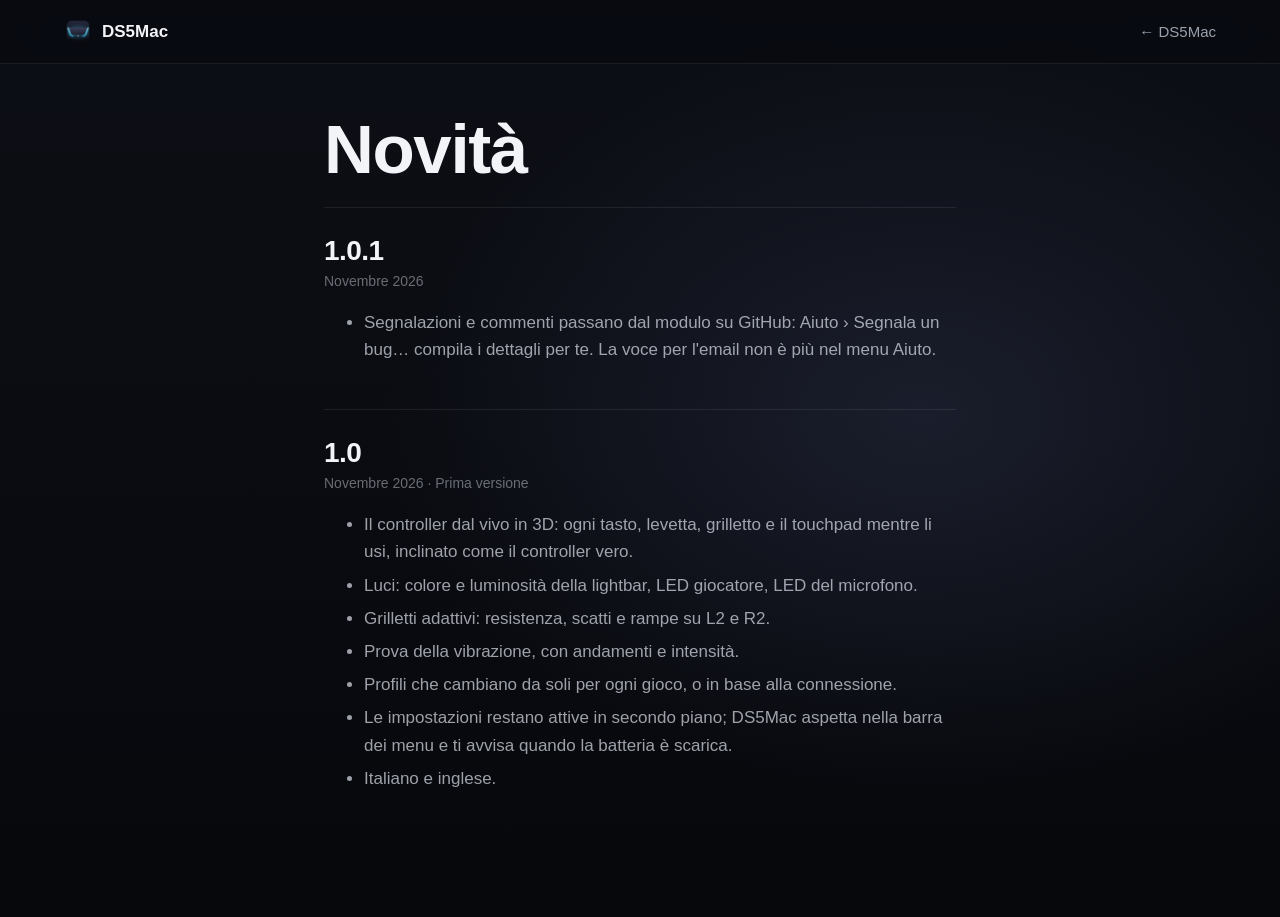
<file: it/changelog/index.html>
<!doctype html>
<!-- What's new, for people (the app's Help menu opens it). Each version's
     notes are also in appcast.xml, where Sparkle shows them. -->
<html lang="it">
<head>
  <meta charset="utf-8">
  <meta name="viewport" content="width=device-width, initial-scale=1">
  <title>DS5Mac · Novità</title>
  <meta name="description" content="Le novità di ogni versione di DS5Mac, l'app per il controller DualSense PS5 su Mac.">
  <link rel="canonical" href="https://imellag.github.io/DS5Mac/it/changelog/">
  <link rel="alternate" hreflang="en" href="https://imellag.github.io/DS5Mac/changelog/">
  <link rel="alternate" hreflang="it" href="https://imellag.github.io/DS5Mac/it/changelog/">
  <meta name="theme-color" content="#07080c">
  <link rel="icon" href="../../assets/icon.png">
  <link rel="stylesheet" href="../../assets/css/site.css">
  <style>
    main { max-width: 760px; margin: 0 auto; padding: calc(var(--nav) + 48px) var(--gutter) 80px; }
    section { border-top: 1px solid var(--stroke); padding: 28px 0; }
    h2 { font-size: 28px; margin-bottom: 4px; }
    .date { color: var(--text-tertiary); font-size: 14px; margin: 0 0 14px; }
    li { color: var(--text-secondary); margin: 6px 0; }
  </style>
</head>
<body>
<nav class="nav" aria-label="Principale">
  <a class="brand" href="../"><img src="../../assets/icon.png" alt="" width="28" height="28">DS5Mac</a>
  <div class="links"><a class="lang" href="../">← DS5Mac</a></div>
</nav>
<main>
  <h1>Novità</h1>
  <section id="1.0.1">
    <h2>1.0.1</h2>
    <p class="date">Novembre 2026</p>
    <ul>
      <li>Segnalazioni e commenti passano dal modulo su GitHub: Aiuto › Segnala un bug… compila i dettagli per te. La voce per l'email non è più nel menu Aiuto.</li>
    </ul>
  </section>
  <section id="1.0">
    <h2>1.0</h2>
    <p class="date">Novembre 2026 · Prima versione</p>
    <ul>
      <li>Il controller dal vivo in 3D: ogni tasto, levetta, grilletto e il touchpad mentre li usi, inclinato come il controller vero.</li>
      <li>Luci: colore e luminosità della lightbar, LED giocatore, LED del microfono.</li>
      <li>Grilletti adattivi: resistenza, scatti e rampe su L2 e R2.</li>
      <li>Prova della vibrazione, con andamenti e intensità.</li>
      <li>Profili che cambiano da soli per ogni gioco, o in base alla connessione.</li>
      <li>Le impostazioni restano attive in secondo piano; DS5Mac aspetta nella barra dei menu e ti avvisa quando la batteria è scarica.</li>
      <li>Italiano e inglese.</li>
    </ul>
  </section>
</main>
</body>
</html>
</file>
<file: assets/vendor/lenis/lenis.css>
html.lenis,
html.lenis body {
  height: auto;
}

.lenis:not(.lenis-autoToggle).lenis-stopped {
  overflow: clip;
}

.lenis [data-lenis-prevent],
.lenis [data-lenis-prevent-wheel],
.lenis [data-lenis-prevent-touch],
.lenis [data-lenis-prevent-vertical],
.lenis [data-lenis-prevent-horizontal] {
  overscroll-behavior: contain;
}

.lenis.lenis-smooth iframe {
  pointer-events: none;
}

.lenis.lenis-autoToggle {
  transition-property: overflow;
  transition-duration: 1ms;
  transition-behavior: allow-discrete;
}
</file>
<file: assets/css/site.css>
/* The website's look: the app's palette (DesignTokens.swift, DSPalette)
   and its expanded display type. */

:root {
  --bg-base: #07080c;
  --bg-mid: #0d0f16;
  --bg-glow: #1a1e2c;
  --surface: rgba(20, 22, 31, 0.74);
  --surface-solid: #14161f;
  --stroke: rgba(255, 255, 255, 0.08);
  --stroke-strong: rgba(255, 255, 255, 0.16);
  --text: #f2f4f8;
  --text-secondary: rgba(235, 240, 250, 0.66);
  --text-tertiary: rgba(235, 240, 250, 0.42);
  --accent: #3cc8f4;
  --accent-soft: rgba(60, 200, 244, 0.16);
  --nav: 64px;
  --gutter: max(20px, 5vw);
  --display: -apple-system, "SF Pro Display", BlinkMacSystemFont, "Segoe UI", Roboto, "Helvetica Neue", sans-serif;
  color-scheme: dark;
}

* { box-sizing: border-box; }

html { background: var(--bg-base); }

body {
  margin: 0;
  color: var(--text);
  font: 17px/1.6 var(--display);
  -webkit-font-smoothing: antialiased;
  background:
    radial-gradient(60vw 60vh at 72% 46%, var(--bg-glow), transparent 70%),
    linear-gradient(var(--bg-mid), var(--bg-base));
  background-attachment: fixed;
}

a { color: var(--accent); text-decoration: none; }
a:hover { text-decoration: underline; }

.skip {
  position: absolute; left: -999px; top: 8px; z-index: 20;
  background: var(--surface-solid); padding: 8px 14px; border-radius: 10px;
}
.skip:focus { left: 8px; }

/* The stage: the 3D controller behind the page. */

#stage {
  position: fixed; inset: 0; width: 100vw; height: 100vh; z-index: 0;
  pointer-events: none; opacity: 0; transition: opacity 0.9s ease;
}
.stage-ready #stage { opacity: 1; }

/* The opening view as a picture, until the 3D is ready (or for good,
   without WebGL). Rendered at 1440 by 900 from the same stage. */
.poster {
  position: fixed; inset: 0; width: 100vw; height: 100vh; z-index: 0; pointer-events: none;
  object-fit: cover; object-position: right center; transition: opacity 0.9s ease;
}
.stage-ready .poster { opacity: 0; }

/* Navigation. */

.nav {
  position: fixed; top: 0; left: 0; right: 0; z-index: 10; height: var(--nav);
  display: flex; align-items: center; gap: 28px; padding: 0 var(--gutter);
  background: rgba(7, 8, 12, 0.55); backdrop-filter: saturate(150%) blur(18px);
  -webkit-backdrop-filter: saturate(150%) blur(18px);
  border-bottom: 1px solid var(--stroke);
}
.nav .brand { display: flex; align-items: center; gap: 10px; color: var(--text); font-weight: 650; font-stretch: expanded; }
.nav .brand img { width: 28px; height: 28px; }
.nav .links { display: flex; gap: 22px; margin-left: auto; font-size: 15px; }
.nav .links a { color: var(--text-secondary); }
.nav .links a:hover { color: var(--text); text-decoration: none; }
.nav .button { padding: 8px 16px; font-size: 15px; }

/* Buttons. */

.button {
  display: inline-flex; align-items: center; gap: 10px;
  background: var(--accent); color: #04121a; font-weight: 650;
  padding: 14px 24px; border-radius: 14px; text-decoration: none;
  transition: transform 0.2s ease, box-shadow 0.2s ease;
  box-shadow: 0 8px 28px rgba(60, 200, 244, 0.22);
}
.button:hover { text-decoration: none; transform: translateY(-1px); box-shadow: 0 10px 34px rgba(60, 200, 244, 0.34); }
.button svg { width: 18px; height: 18px; }

/* Sections. */

main { position: relative; z-index: 1; }

.hero, .chapter, .download {
  min-height: 100vh; display: flex; align-items: center;
  padding: calc(var(--nav) + 40px) var(--gutter) 60px;
}
.chapter { min-height: 115vh; }

.copy { max-width: min(500px, 38vw); }

.eyebrow {
  display: block; color: var(--accent); font-size: 13px; font-weight: 600;
  letter-spacing: 0.08em; text-transform: uppercase; margin-bottom: 14px;
}

h1, h2 { font-stretch: expanded; font-weight: 650; letter-spacing: -0.02em; line-height: 1.08; margin: 0 0 20px; }
h1 { font-size: clamp(40px, 5.4vw, 74px); }
h2 { font-size: clamp(30px, 3.6vw, 48px); }
.lead { font-size: clamp(18px, 1.5vw, 21px); color: var(--text-secondary); margin: 0 0 28px; }
.copy p { color: var(--text-secondary); }
.meta { color: var(--text-tertiary); font-size: 14px; margin-top: 14px; }

.points { list-style: none; padding: 0; margin: 22px 0 0; display: grid; gap: 10px; }
.points li { display: flex; gap: 12px; color: var(--text-secondary); }
.points li::before { content: ""; flex: none; width: 6px; height: 6px; margin-top: 11px; border-radius: 50%; background: var(--accent); }

/* The chapters' progress, on the left edge. */
.progress {
  position: fixed; left: 18px; top: 50%; transform: translateY(-50%); z-index: 5;
  display: flex; flex-direction: column; gap: 12px;
}
.progress a { width: 7px; height: 7px; border-radius: 50%; background: var(--stroke-strong); transition: background 0.3s, transform 0.3s; }
.progress a.active { background: var(--accent); transform: scale(1.3); }
.progress a span { position: absolute; left: -9999px; }

/* The chapters: one after the other on a wide window; on a phone a
   horizontal track, pinned, that the vertical scroll moves (main.js). */
.story-dots { display: none; }

/* Download. */

.download .copy { max-width: min(560px, 40vw); }

/* FAQ and footer cover the stage. */

.faq, footer { position: relative; z-index: 2; background: var(--bg-base); }
.faq { padding: 120px var(--gutter) 80px; border-top: 1px solid var(--stroke); }
.faq-inner { max-width: 820px; margin: 0 auto; }
.faq details { border-bottom: 1px solid var(--stroke); padding: 20px 0; }
.faq summary { cursor: pointer; font-size: 19px; font-weight: 600; list-style: none; display: flex; justify-content: space-between; gap: 20px; }
.faq summary::-webkit-details-marker { display: none; }
.faq summary::after { content: "+"; color: var(--accent); font-weight: 400; font-size: 24px; line-height: 1; transition: transform 0.25s; }
.faq details[open] summary::after { transform: rotate(45deg); }
.faq details p { color: var(--text-secondary); margin: 12px 0 0; max-width: 680px; }

footer { padding: 48px var(--gutter) 56px; border-top: 1px solid var(--stroke); color: var(--text-tertiary); font-size: 14px; }
footer .footer-inner { max-width: 1100px; margin: 0 auto; display: grid; gap: 18px; }
footer .links { display: flex; flex-wrap: wrap; gap: 8px 22px; }
footer .links a { color: var(--text-secondary); }
footer p { margin: 0; max-width: 820px; }

/* No WebGL, or the model could not load: the poster stays. */
.no-stage #stage { display: none; }

/* Narrow windows and phones: the model in the upper half, the text over a
   fade at the bottom. */
@media (max-width: 899px) {
  .nav .links a:not(.lang) { display: none; }
  .nav { gap: 14px; }
  .progress { display: none; }
  .poster { display: none; }
  .hero, .chapter, .download { align-items: flex-end; min-height: 100vh; padding-top: 52vh; padding-bottom: 56px; }
  .copy, .download .copy { max-width: 560px; }
  h1 { font-size: clamp(34px, 9vw, 48px); }
  h2 { font-size: clamp(28px, 7.4vw, 38px); }

  /* The story: the controller in the upper half, the chapter's card in
     the lower half, sliding sideways from one chapter to the next. */
  .story { position: relative; height: 100vh; overflow: hidden; }
  .story-track { display: flex; height: 100%; width: max-content; will-change: transform; }
  .story .chapter { flex: none; width: 100vw; height: 100vh; min-height: 0; }
  .story .copy { width: 100%; }
  .story-dots {
    display: flex; gap: 8px; position: absolute; left: 0; right: 0; bottom: 24px; justify-content: center;
  }
  .story-dots span { width: 6px; height: 6px; border-radius: 50%; background: var(--stroke-strong); transition: background 0.3s, transform 0.3s; }
  .story-dots span.active { background: var(--accent); transform: scale(1.3); }
}

@media (prefers-reduced-motion: reduce) {
  #stage, .poster { transition: none; }
  .button { transition: none; }
}
</file>
